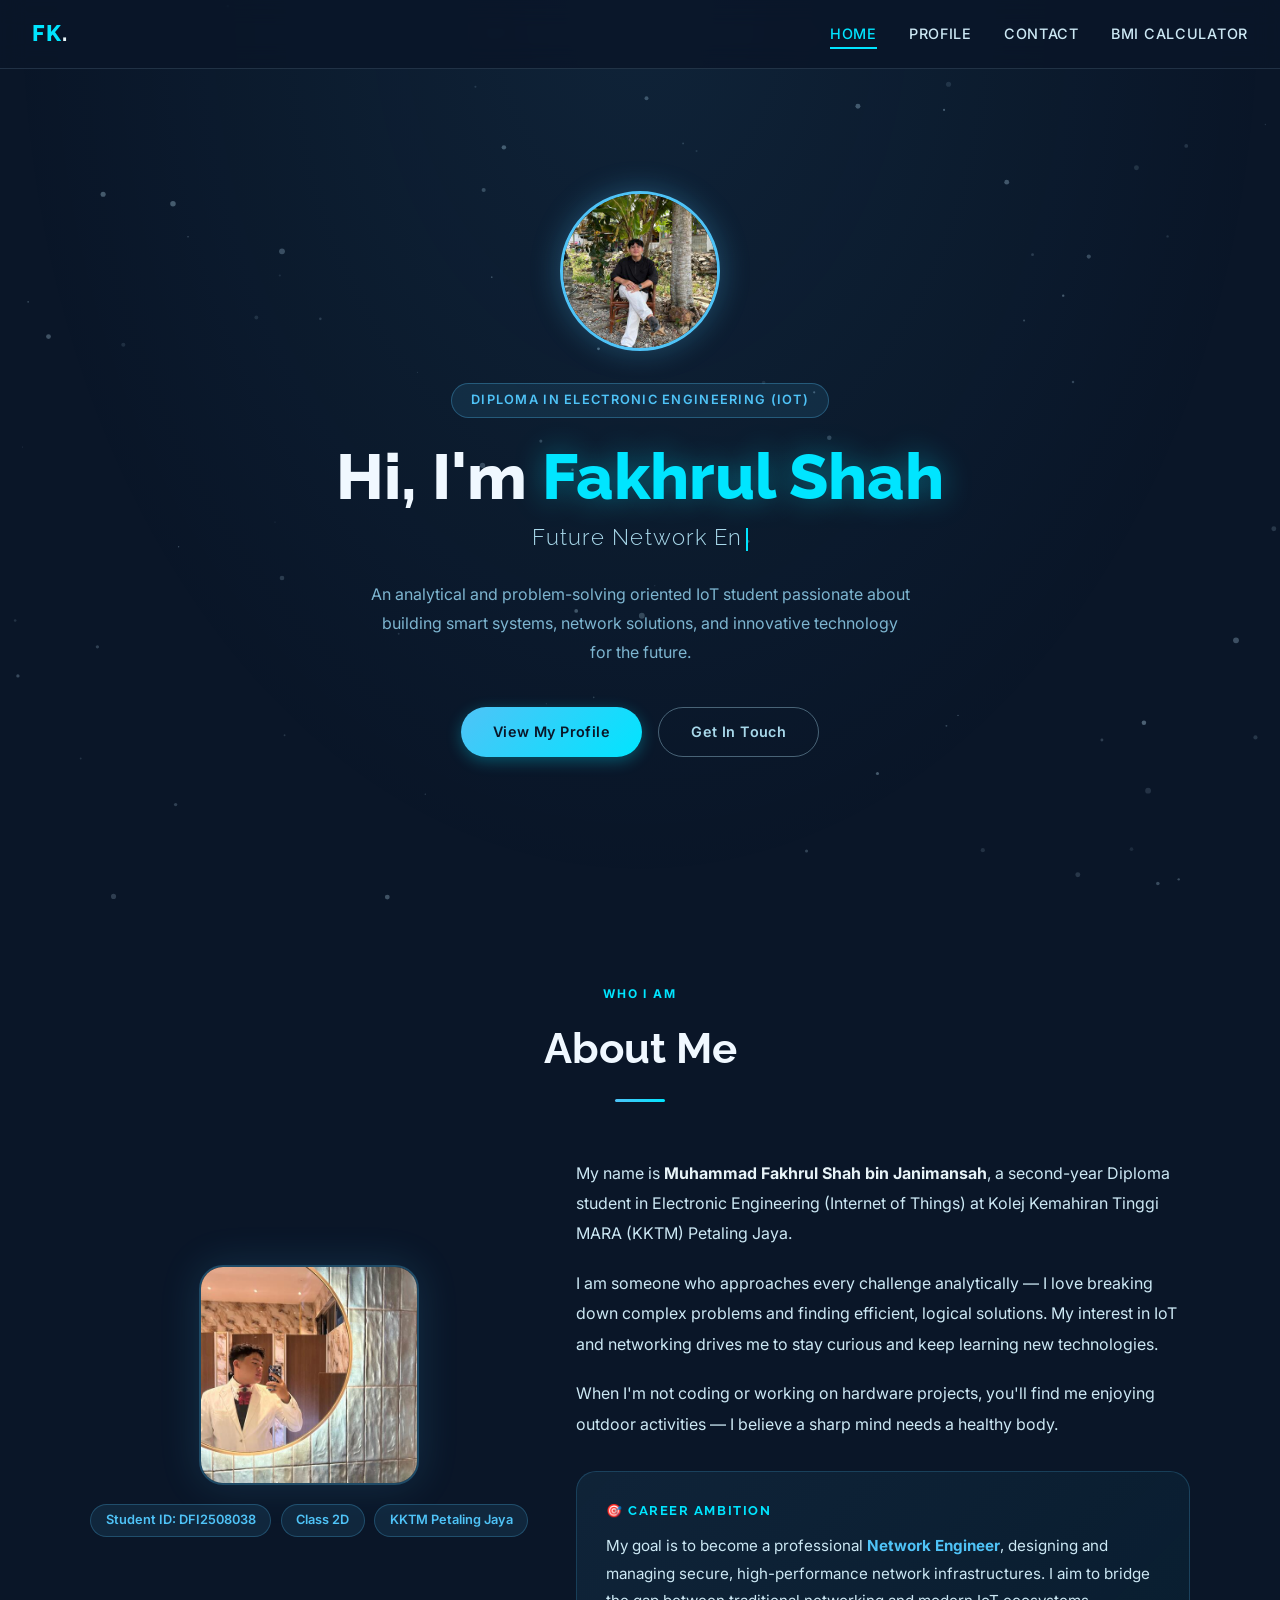
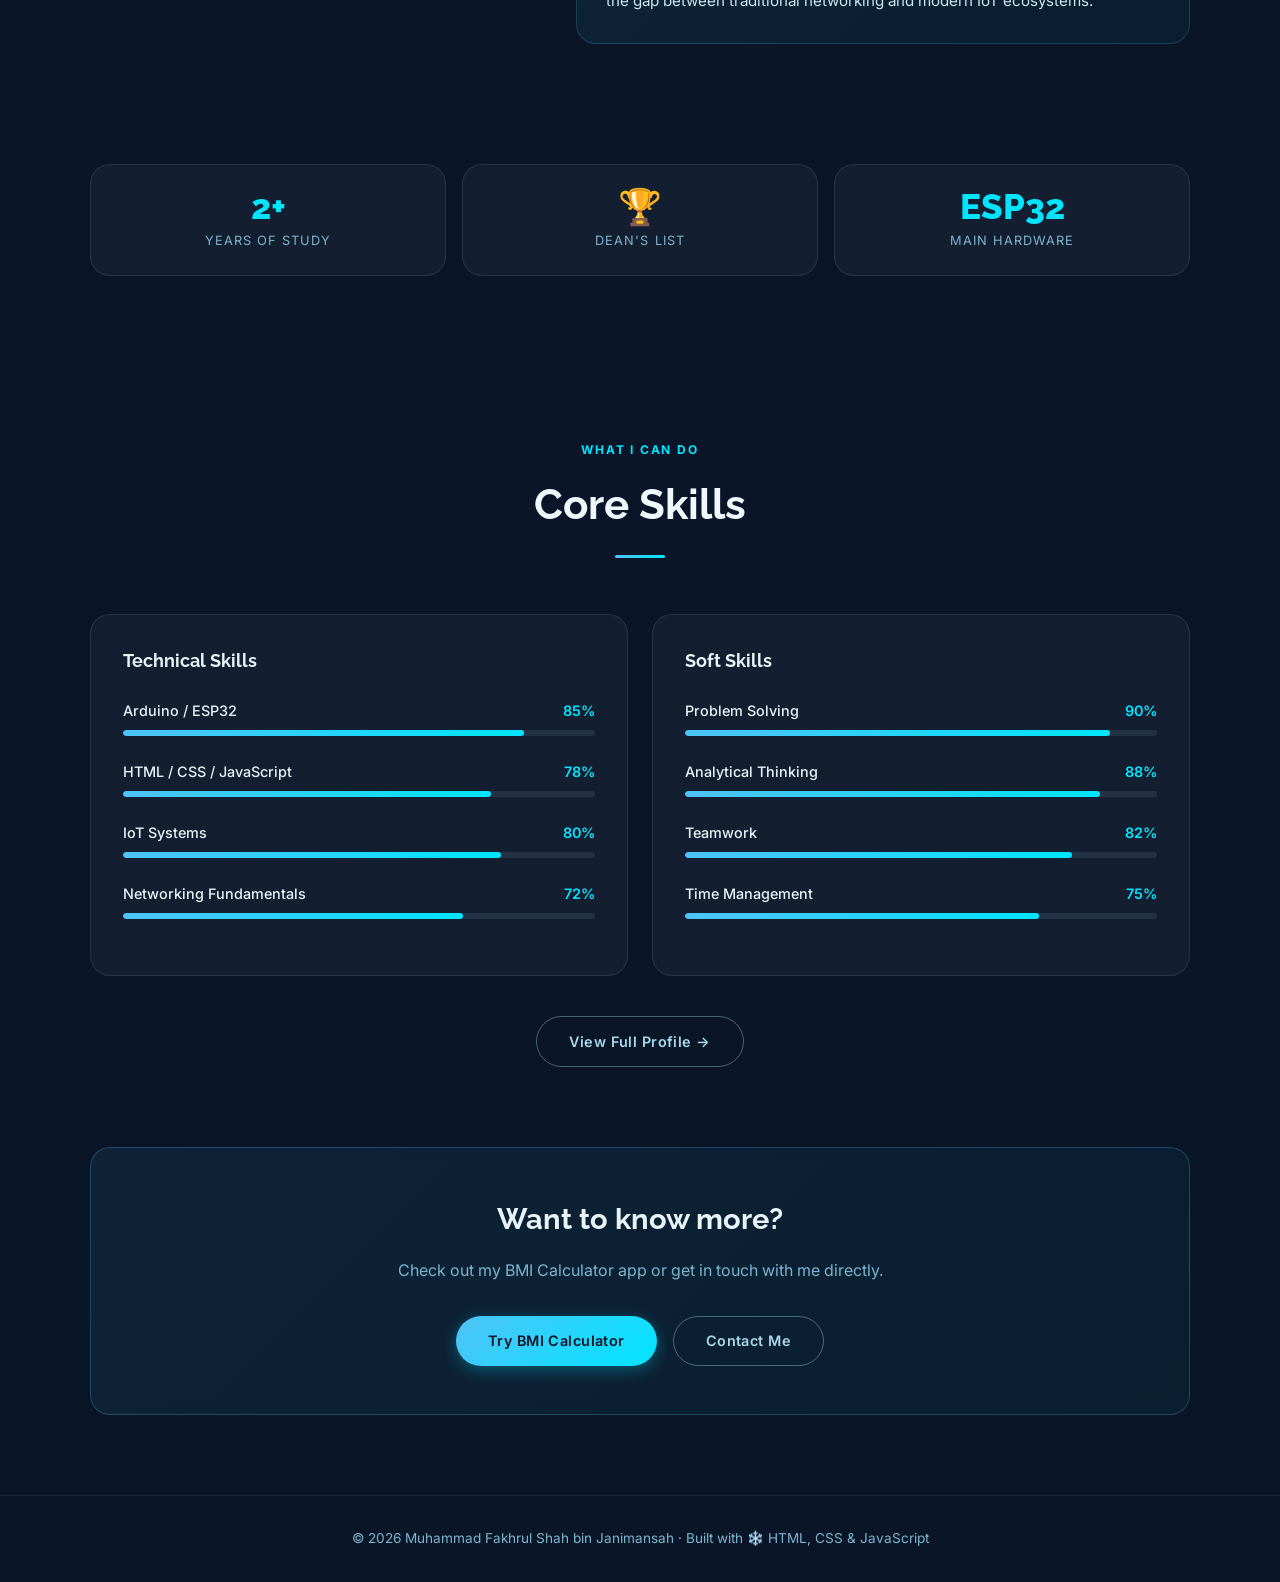
<file: index.html>
<!DOCTYPE html>
<html lang="en">
<head>
  <meta charset="UTF-8" />
  <meta name="viewport" content="width=device-width, initial-scale=1.0" />
  <title>Fakhrul Shah | Portfolio</title>
  <link rel="stylesheet" href="css/style.css" />
  <style>
    .about-grid {
      display: grid;
      grid-template-columns: 1fr 1.4fr;
      gap: 3rem;
      align-items: center;
    }

    .about-img-box {
      text-align: center;
    }

    .about-img-placeholder {
      width: 220px;
      height: 220px;
      border-radius: 24px;
      background: linear-gradient(135deg, var(--mid-blue) 0%, #1e5a7a 100%);
      display: flex;
      align-items: center;
      justify-content: center;
      font-size: 5rem;
      margin: 0 auto;
      border: 2px solid rgba(79, 195, 247, 0.3);
      box-shadow: 0 0 40px rgba(79, 195, 247, 0.15);
    }

    .info-tags {
      display: flex;
      flex-wrap: wrap;
      gap: 0.6rem;
      margin-top: 1.2rem;
    }

    .tag {
      background: rgba(79, 195, 247, 0.1);
      border: 1px solid rgba(79, 195, 247, 0.25);
      color: var(--glacier);
      padding: 0.35rem 0.9rem;
      border-radius: 50px;
      font-size: 0.8rem;
      font-weight: 600;
    }

    .ambition-box {
      background: linear-gradient(135deg, rgba(79, 195, 247, 0.08), rgba(0, 229, 255, 0.04));
      border: 1px solid rgba(79, 195, 247, 0.2);
      border-radius: var(--radius-lg);
      padding: 1.8rem;
      margin-top: 2rem;
    }

    .ambition-box h3 {
      font-family: var(--font-display);
      color: var(--accent);
      font-size: 0.8rem;
      letter-spacing: 0.12em;
      text-transform: uppercase;
      margin-bottom: 0.7rem;
    }

    .ambition-box p {
      color: var(--text-light);
      font-size: 0.95rem;
      line-height: 1.8;
    }

    .quick-stats {
      display: grid;
      grid-template-columns: repeat(3, 1fr);
      gap: 1rem;
      margin-top: 2.5rem;
    }

    .stat-item {
      text-align: center;
      padding: 1.5rem 1rem;
    }

    .stat-number {
      font-family: var(--font-display);
      font-size: 2.2rem;
      font-weight: 800;
      color: var(--accent);
      line-height: 1;
      margin-bottom: 0.4rem;
    }

    .stat-label {
      font-size: 0.8rem;
      color: var(--text-muted);
      text-transform: uppercase;
      letter-spacing: 0.08em;
    }

    .cursor {
      display: inline-block;
      width: 2px;
      height: 1em;
      background: var(--accent);
      margin-left: 3px;
      vertical-align: middle;
      animation: blink 0.8s step-end infinite;
    }

    @keyframes blink {
      50% { opacity: 0; }
    }

    @media (max-width: 768px) {
      .about-grid { grid-template-columns: 1fr; }
      .quick-stats { grid-template-columns: repeat(3, 1fr); }
    }
  </style>
</head>
<body>

  <canvas id="snow-canvas"></canvas>

  <!-- NAVBAR -->
  <nav class="navbar">
    <a href="index.html" class="nav-logo">FK<span>.</span></a>
    <button class="hamburger" aria-label="Menu">
      <span></span><span></span><span></span>
    </button>
    <ul class="nav-links">
      <li><a href="index.html" class="active">Home</a></li>  
      <li><a href="profile.html">Profile</a></li>
      <li><a href="contact.html">Contact</a></li>
      <li><a href="game.html">BMI Calculator</a></li>
    </ul>
  </nav>

  <!-- HERO -->
  <section class="hero">
    <div class="hero-content">
      <img src="[data-uri]" alt="Fakhrul Shah" class="hero-profile-img" style="display:block; margin:0 auto 2rem;" />
      <div class="hero-badge">Diploma in Electronic Engineering (IoT)</div>
      <h1 class="hero-title">
        Hi, I'm <span class="accent">Fakhrul Shah</span>
      </h1>
      <p class="hero-subtitle">
        <span id="typed-role"></span><span class="cursor"></span>
      </p>
      <p class="hero-description">
        An analytical and problem-solving oriented IoT student passionate about building smart systems, 
        network solutions, and innovative technology for the future.
      </p>
      <div class="hero-buttons">
        <a href="profile.html" class="btn btn-primary">View My Profile</a>
        <a href="contact.html" class="btn btn-outline">Get In Touch</a>
      </div>
    </div>
  </section>

  <!-- ABOUT -->
  <section class="section">
    <div class="container">
      <div class="section-header scroll-reveal">
        <span class="section-eyebrow">Who I Am</span>
        <h2 class="section-title">About Me</h2>
        <div class="section-divider"></div>
      </div>

      <div class="about-grid">
        <div class="about-img-box scroll-reveal">
          <img src="[data-uri]" alt="Muhammad Fakhrul Shah" style="width:220px; height:220px; object-fit:cover; border-radius:24px; border:2px solid rgba(79,195,247,0.3); box-shadow:0 0 40px rgba(79,195,247,0.15); display:block; margin:0 auto;" />
          <div class="info-tags" style="justify-content:center; margin-top:1.2rem;">
            <span class="tag">Student ID: DFI2508038</span>
            <span class="tag">Class 2D</span>
            <span class="tag">KKTM Petaling Jaya</span>
          </div>
        </div>

        <div class="scroll-reveal">
          <p style="color:var(--text-light); line-height:1.9; margin-bottom:1.2rem;">
            My name is <strong style="color:var(--frost)">Muhammad Fakhrul Shah bin Janimansah</strong>, 
            a second-year Diploma student in Electronic Engineering (Internet of Things) at 
            Kolej Kemahiran Tinggi MARA (KKTM) Petaling Jaya.
          </p>
          <p style="color:var(--text-light); line-height:1.9; margin-bottom:1.2rem;">
            I am someone who approaches every challenge analytically — I love breaking down 
            complex problems and finding efficient, logical solutions. My interest in IoT and 
            networking drives me to stay curious and keep learning new technologies.
          </p>
          <p style="color:var(--text-light); line-height:1.9;">
            When I'm not coding or working on hardware projects, you'll find me enjoying 
            outdoor activities — I believe a sharp mind needs a healthy body.
          </p>

          <div class="ambition-box">
            <h3>🎯 Career Ambition</h3>
            <p>
              My goal is to become a professional <strong style="color:var(--glacier)">Network Engineer</strong>, 
              designing and managing secure, high-performance network infrastructures. I aim to bridge 
              the gap between traditional networking and modern IoT ecosystems.
            </p>
          </div>
        </div>
      </div>
    </div>
  </section>

  <!-- QUICK STATS -->
  <section class="section" style="padding-top: 0;">
    <div class="container">
      <div class="quick-stats scroll-reveal">
        <div class="card stat-item">
          <div class="stat-number">2+</div>
          <div class="stat-label">Years of Study</div>
        </div>
        <div class="card stat-item">
          <div class="stat-number">🏆</div>
          <div class="stat-label">Dean's List</div>
        </div>
        <div class="card stat-item">
          <div class="stat-number">ESP32</div>
          <div class="stat-label">Main Hardware</div>
        </div>
      </div>
    </div>
  </section>

  <!-- SKILLS PREVIEW -->
  <section class="section">
    <div class="container">
      <div class="section-header scroll-reveal">
        <span class="section-eyebrow">What I Can Do</span>
        <h2 class="section-title">Core Skills</h2>
        <div class="section-divider"></div>
      </div>

      <div class="grid-2 scroll-reveal">
        <div class="card">
          <h3 style="font-family:var(--font-display); color:var(--frost); margin-bottom:1.5rem; font-size:1.1rem;">
            Technical Skills
          </h3>
          <div class="skill-item">
            <div class="skill-header">
              <span class="skill-name">Arduino / ESP32</span>
              <span class="skill-percent">85%</span>
            </div>
            <div class="skill-bar"><div class="skill-fill" data-width="85%"></div></div>
          </div>
          <div class="skill-item">
            <div class="skill-header">
              <span class="skill-name">HTML / CSS / JavaScript</span>
              <span class="skill-percent">78%</span>
            </div>
            <div class="skill-bar"><div class="skill-fill" data-width="78%"></div></div>
          </div>
          <div class="skill-item">
            <div class="skill-header">
              <span class="skill-name">IoT Systems</span>
              <span class="skill-percent">80%</span>
            </div>
            <div class="skill-bar"><div class="skill-fill" data-width="80%"></div></div>
          </div>
          <div class="skill-item">
            <div class="skill-header">
              <span class="skill-name">Networking Fundamentals</span>
              <span class="skill-percent">72%</span>
            </div>
            <div class="skill-bar"><div class="skill-fill" data-width="72%"></div></div>
          </div>
        </div>

        <div class="card">
          <h3 style="font-family:var(--font-display); color:var(--frost); margin-bottom:1.5rem; font-size:1.1rem;">
            Soft Skills
          </h3>
          <div class="skill-item">
            <div class="skill-header">
              <span class="skill-name">Problem Solving</span>
              <span class="skill-percent">90%</span>
            </div>
            <div class="skill-bar"><div class="skill-fill" data-width="90%"></div></div>
          </div>
          <div class="skill-item">
            <div class="skill-header">
              <span class="skill-name">Analytical Thinking</span>
              <span class="skill-percent">88%</span>
            </div>
            <div class="skill-bar"><div class="skill-fill" data-width="88%"></div></div>
          </div>
          <div class="skill-item">
            <div class="skill-header">
              <span class="skill-name">Teamwork</span>
              <span class="skill-percent">82%</span>
            </div>
            <div class="skill-bar"><div class="skill-fill" data-width="82%"></div></div>
          </div>
          <div class="skill-item">
            <div class="skill-header">
              <span class="skill-name">Time Management</span>
              <span class="skill-percent">75%</span>
            </div>
            <div class="skill-bar"><div class="skill-fill" data-width="75%"></div></div>
          </div>
        </div>
      </div>

      <div style="text-align:center; margin-top:2.5rem;" class="scroll-reveal">
        <a href="profile.html" class="btn btn-outline">View Full Profile →</a>
      </div>
    </div>
  </section>

  <!-- CTA -->
  <section class="section" style="padding-top:0;">
    <div class="container">
      <div class="card scroll-reveal" style="text-align:center; padding:3rem 2rem; background: linear-gradient(135deg, rgba(79,195,247,0.08), rgba(0,229,255,0.04)); border-color: rgba(79,195,247,0.25);">
        <h2 style="font-family:var(--font-display); font-size:1.8rem; color:var(--frost); margin-bottom:1rem;">
          Want to know more?
        </h2>
        <p style="color:var(--text-muted); margin-bottom:2rem;">
          Check out my BMI Calculator app or get in touch with me directly.
        </p>
        <div style="display:flex; gap:1rem; justify-content:center; flex-wrap:wrap;">
          <a href="game.html" class="btn btn-primary">Try BMI Calculator</a>
          <a href="contact.html" class="btn btn-outline">Contact Me</a>
        </div>
      </div>
    </div>
  </section>

  <footer>
    <p>© 2026 Muhammad Fakhrul Shah bin Janimansah · Built with ❄️ HTML, CSS & JavaScript</p>
  </footer>

  <script src="js/main.js"></script>
  <script>
    typeWriter(
      document.getElementById('typed-role'),
      ['Future Network Engineer', 'IoT Enthusiast', 'ESP32 Developer', 'Problem Solver'],
      80, 2200
    );
  </script>
</body>
</html>
</file>
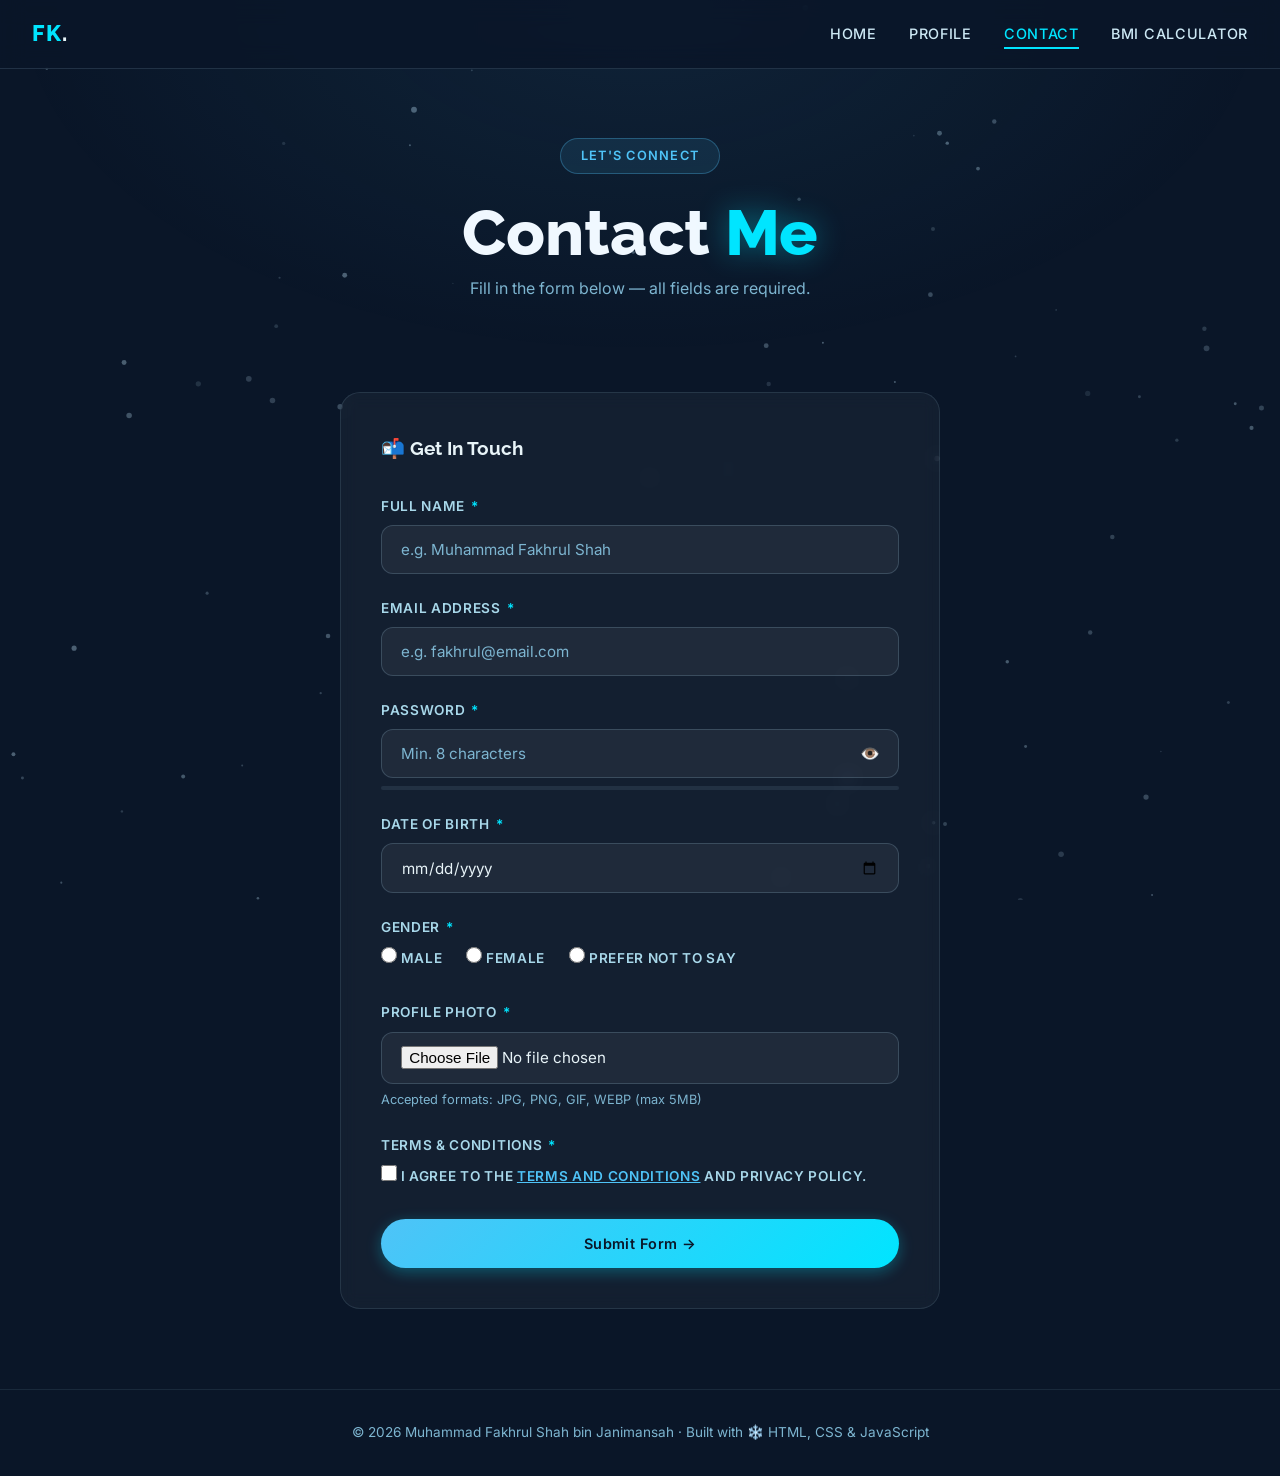
<file: contact.html>
<!DOCTYPE html>
<html lang="en">
<head>
  <meta charset="UTF-8" />
  <meta name="viewport" content="width=device-width, initial-scale=1.0" />
  <title>Contact | Fakhrul Shah</title>
  <link rel="stylesheet" href="css/style.css" />
  <style>
    .preview-img {
      width: 100px;
      height: 100px;
      border-radius: 50%;
      object-fit: cover;
      border: 2px solid var(--glacier);
      display: none;
      margin-top: 0.8rem;
    }

    .upload-hint {
      color: var(--text-muted);
      font-size: 0.8rem;
      margin-top: 0.4rem;
    }

    .success-banner {
      display: none;
      background: linear-gradient(135deg, rgba(81,207,102,0.15), rgba(81,207,102,0.05));
      border: 1px solid rgba(81,207,102,0.3);
      border-radius: var(--radius-lg);
      padding: 2rem;
      text-align: center;
      animation: fadeInUp 0.4s ease;
    }

    .success-banner h3 {
      color: #69db7c;
      font-family: var(--font-display);
      font-size: 1.4rem;
      margin-bottom: 0.5rem;
    }

    .success-banner p {
      color: var(--text-muted);
    }

    .password-wrapper {
      position: relative;
    }

    .toggle-pw {
      position: absolute;
      right: 1rem;
      top: 50%;
      transform: translateY(-50%);
      background: none;
      border: none;
      color: var(--text-muted);
      cursor: pointer;
      font-size: 1rem;
      padding: 0.2rem;
      transition: var(--transition);
    }

    .toggle-pw:hover { color: var(--glacier); }

    .strength-bar {
      height: 4px;
      border-radius: 4px;
      background: rgba(168,216,234,0.1);
      margin-top: 0.5rem;
      overflow: hidden;
    }

    .strength-fill {
      height: 100%;
      width: 0;
      border-radius: 4px;
      transition: width 0.3s ease, background 0.3s ease;
    }

    .strength-label {
      font-size: 0.75rem;
      margin-top: 0.3rem;
      color: var(--text-muted);
    }
  </style>
</head>
<body>

  <canvas id="snow-canvas"></canvas>

  <nav class="navbar">
    <a href="index.html" class="nav-logo">FK<span>.</span></a>
    <button class="hamburger" aria-label="Menu">
      <span></span><span></span><span></span>
    </button>
    <ul class="nav-links">
      <li><a href="index.html">Home</a></li>
      <li><a href="profile.html">Profile</a></li>
      <li><a href="contact.html" class="active">Contact</a></li>
      <li><a href="game.html">BMI Calculator</a></li>
    </ul>
  </nav>

  <!-- PAGE HERO -->
  <div class="page-hero">
    <div class="hero-content">
      <div class="hero-badge">Let's Connect</div>
      <h1 class="hero-title">Contact <span class="accent">Me</span></h1>
      <p style="color:var(--text-muted); font-size:1rem; margin-top:0.5rem;">
        Fill in the form below — all fields are required.
      </p>
    </div>
  </div>

  <section class="section" style="padding-top: 2rem;">
    <div class="container">
      <div class="form-wrapper">

        <!-- SUCCESS STATE -->
        <div class="success-banner" id="successBanner">
          <div style="font-size:3rem; margin-bottom:1rem;">✅</div>
          <h3>Message Sent!</h3>
          <p>Thanks for reaching out, your submission has been recorded.</p>
          <button class="btn btn-outline" style="margin-top:1.5rem;" onclick="resetForm()">Send Another</button>
        </div>

        <!-- CONTACT FORM -->
        <div id="formContainer" class="card scroll-reveal" style="padding: 2.5rem;">
          <h3 style="font-family:var(--font-display); color:var(--frost); margin-bottom:2rem; font-size:1.2rem;">
            📬 Get In Touch
          </h3>

          <!-- Full Name -->
          <div class="form-group">
            <label for="fullname">Full Name <span class="required">*</span></label>
            <input type="text" id="fullname" class="form-control" placeholder="e.g. Muhammad Fakhrul Shah" />
            <div class="error-msg" id="err-fullname">Please enter your full name (at least 3 characters).</div>
          </div>

          <!-- Email -->
          <div class="form-group">
            <label for="email">Email Address <span class="required">*</span></label>
            <input type="email" id="email" class="form-control" placeholder="e.g. fakhrul@email.com" />
            <div class="error-msg" id="err-email">Please enter a valid email address.</div>
          </div>

          <!-- Password -->
          <div class="form-group">
            <label for="password">Password <span class="required">*</span></label>
            <div class="password-wrapper">
              <input type="password" id="password" class="form-control" placeholder="Min. 8 characters" />
              <button class="toggle-pw" type="button" onclick="togglePassword()" title="Show/hide password">👁️</button>
            </div>
            <div class="strength-bar"><div class="strength-fill" id="strengthFill"></div></div>
            <div class="strength-label" id="strengthLabel"></div>
            <div class="error-msg" id="err-password">Password must be at least 8 characters with letters and numbers.</div>
          </div>

          <!-- Date of Birth -->
          <div class="form-group">
            <label for="dob">Date of Birth <span class="required">*</span></label>
            <input type="date" id="dob" class="form-control" />
            <div class="error-msg" id="err-dob">Please enter a valid date of birth. You must be at least 10 years old.</div>
          </div>

          <!-- Gender -->
          <div class="form-group">
            <label>Gender <span class="required">*</span></label>
            <div class="radio-group">
              <label class="radio-label">
                <input type="radio" name="gender" value="male" /> Male
              </label>
              <label class="radio-label">
                <input type="radio" name="gender" value="female" /> Female
              </label>
              <label class="radio-label">
                <input type="radio" name="gender" value="other" /> Prefer not to say
              </label>
            </div>
            <div class="error-msg" id="err-gender">Please select a gender.</div>
          </div>

          <!-- Profile Photo -->
          <div class="form-group">
            <label for="photo">Profile Photo <span class="required">*</span></label>
            <input type="file" id="photo" class="form-control" accept="image/*" onchange="previewPhoto(this)" />
            <p class="upload-hint">Accepted formats: JPG, PNG, GIF, WEBP (max 5MB)</p>
            <img id="photoPreview" class="preview-img" alt="Photo Preview" />
            <div class="error-msg" id="err-photo">Please upload a profile photo (image files only, max 5MB).</div>
          </div>

          <!-- T&C -->
          <div class="form-group">
            <label>Terms & Conditions <span class="required">*</span></label>
            <div class="checkbox-group">
              <label class="checkbox-label">
                <input type="checkbox" id="terms" />
                I agree to the <a href="#" style="color:var(--glacier);">Terms and Conditions</a> and Privacy Policy.
              </label>
            </div>
            <div class="error-msg" id="err-terms">You must agree to the terms and conditions.</div>
          </div>

          <button class="btn btn-primary" style="width:100%; justify-content:center; padding:1rem;" onclick="validateForm()">
            Submit Form →
          </button>
        </div>

      </div>
    </div>
  </section>

  <footer>
    <p>© 2026 Muhammad Fakhrul Shah bin Janimansah · Built with ❄️ HTML, CSS & JavaScript</p>
  </footer>

  <script src="js/main.js"></script>
  <script>
    // ===== PHOTO PREVIEW =====
    function previewPhoto(input) {
      const preview = document.getElementById('photoPreview');
      if (input.files && input.files[0]) {
        const reader = new FileReader();
        reader.onload = e => {
          preview.src = e.target.result;
          preview.style.display = 'block';
        };
        reader.readAsDataURL(input.files[0]);
      }
    }

    // ===== TOGGLE PASSWORD =====
    function togglePassword() {
      const pw = document.getElementById('password');
      pw.type = pw.type === 'password' ? 'text' : 'password';
    }

    // ===== PASSWORD STRENGTH =====
    document.getElementById('password').addEventListener('input', function () {
      const val = this.value;
      const fill = document.getElementById('strengthFill');
      const label = document.getElementById('strengthLabel');

      let strength = 0;
      if (val.length >= 8) strength++;
      if (/[A-Z]/.test(val)) strength++;
      if (/[0-9]/.test(val)) strength++;
      if (/[^A-Za-z0-9]/.test(val)) strength++;

      const widths = ['0%', '25%', '50%', '75%', '100%'];
      const colors = ['transparent', '#ff6b6b', '#ffd43b', '#74c0fc', '#51cf66'];
      const labels = ['', 'Weak', 'Fair', 'Good', 'Strong'];

      fill.style.width = widths[strength];
      fill.style.background = colors[strength];
      label.textContent = val.length ? `Strength: ${labels[strength]}` : '';
    });

    // ===== HELPERS =====
    function setError(field, errId, show) {
      const el = document.getElementById(field);
      const err = document.getElementById(errId);
      el.classList.toggle('error', show);
      el.classList.toggle('success', !show && el.value);
      err.classList.toggle('show', show);
      return !show;
    }

    function setRadioError(name, errId, show) {
      document.getElementById(errId).classList.toggle('show', show);
      return !show;
    }

    // ===== VALIDATION =====
    function validateForm() {
      let valid = true;

      // Full Name
      const name = document.getElementById('fullname').value.trim();
      if (!setError('fullname', 'err-fullname', name.length < 3)) valid = false;

      // Email
      const email = document.getElementById('email').value.trim();
      const emailRx = /^[^\s@]+@[^\s@]+\.[^\s@]+$/;
      if (!setError('email', 'err-email', !emailRx.test(email))) valid = false;

      // Password
      const pw = document.getElementById('password').value;
      const pwValid = pw.length >= 8 && /[a-zA-Z]/.test(pw) && /[0-9]/.test(pw);
      if (!setError('password', 'err-password', !pwValid)) valid = false;

      // Date of Birth
      const dob = document.getElementById('dob').value;
      let dobValid = false;
      if (dob) {
        const dobDate = new Date(dob);
        const today = new Date();
        const age = (today - dobDate) / (1000 * 60 * 60 * 24 * 365.25);
        dobValid = age >= 10 && age <= 100;
      }
      if (!setError('dob', 'err-dob', !dobValid)) valid = false;

      // Gender
      const gender = document.querySelector('input[name="gender"]:checked');
      if (!setRadioError('gender', 'err-gender', !gender)) valid = false;
      else setRadioError('gender', 'err-gender', false);

      // Photo
      const photo = document.getElementById('photo');
      const photoFile = photo.files[0];
      let photoValid = false;
      if (photoFile) {
        const validTypes = ['image/jpeg', 'image/png', 'image/gif', 'image/webp'];
        photoValid = validTypes.includes(photoFile.type) && photoFile.size <= 5 * 1024 * 1024;
      }
      if (!setError('photo', 'err-photo', !photoValid)) valid = false;

      // Terms
      const terms = document.getElementById('terms').checked;
      document.getElementById('err-terms').classList.toggle('show', !terms);
      if (!terms) valid = false;

      if (valid) {
        document.getElementById('formContainer').style.display = 'none';
        document.getElementById('successBanner').style.display = 'block';
        window.scrollTo({ top: 400, behavior: 'smooth' });
      } else {
        // Scroll to first error
        const firstErr = document.querySelector('.form-control.error, input[type="file"].error');
        if (firstErr) firstErr.scrollIntoView({ behavior: 'smooth', block: 'center' });
      }
    }

    // ===== RESET =====
    function resetForm() {
      document.getElementById('formContainer').style.display = 'block';
      document.getElementById('successBanner').style.display = 'none';
      document.querySelectorAll('.form-control').forEach(el => {
        el.value = '';
        el.classList.remove('error', 'success');
      });
      document.querySelectorAll('input[name="gender"]').forEach(r => r.checked = false);
      document.getElementById('terms').checked = false;
      document.querySelectorAll('.error-msg').forEach(e => e.classList.remove('show'));
      document.getElementById('photoPreview').style.display = 'none';
      document.getElementById('strengthFill').style.width = '0';
      document.getElementById('strengthLabel').textContent = '';
    }

    // ===== LIVE VALIDATION =====
    document.getElementById('fullname').addEventListener('blur', function () {
      setError('fullname', 'err-fullname', this.value.trim().length < 3);
    });
    document.getElementById('email').addEventListener('blur', function () {
      setError('email', 'err-email', !/^[^\s@]+@[^\s@]+\.[^\s@]+$/.test(this.value.trim()));
    });
    document.getElementById('dob').addEventListener('change', function () {
      const dobDate = new Date(this.value);
      const age = (new Date() - dobDate) / (1000 * 60 * 60 * 24 * 365.25);
      setError('dob', 'err-dob', !(age >= 10 && age <= 100));
    });
  </script>
</body>
</html>
</file>
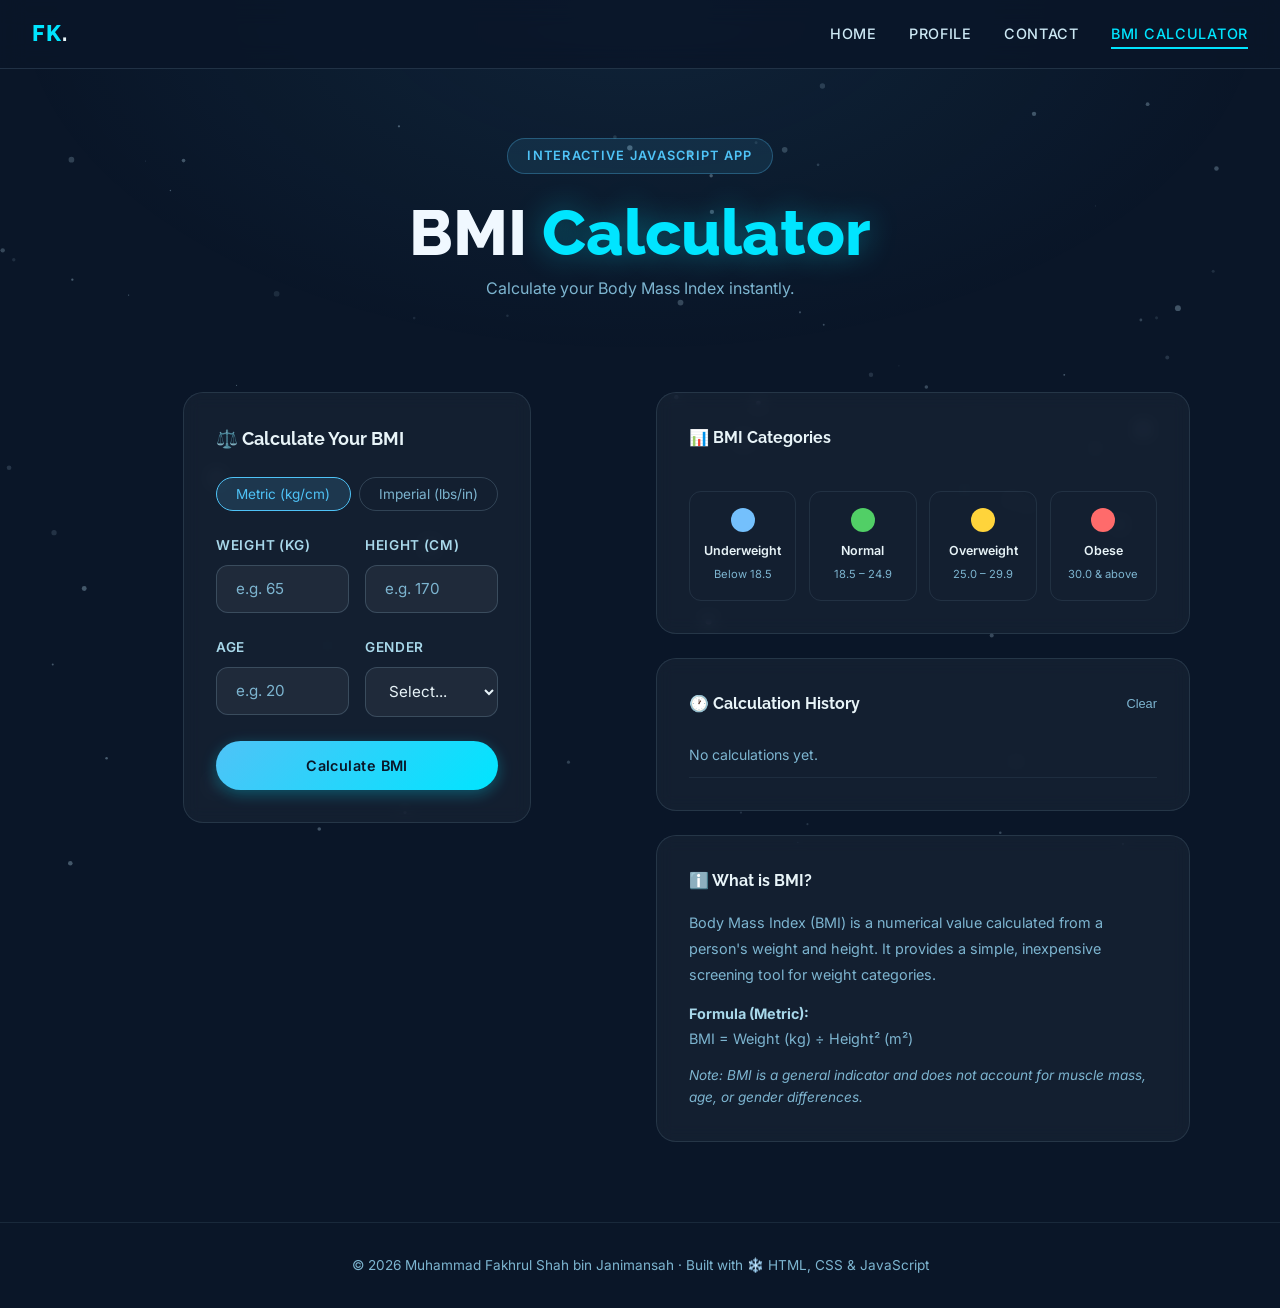
<file: game.html>
<!DOCTYPE html>
<html lang="en">
<head>
  <meta charset="UTF-8" />
  <meta name="viewport" content="width=device-width, initial-scale=1.0" />
  <title>BMI Calculator | Fakhrul Shah</title>
  <link rel="stylesheet" href="css/style.css" />
  <style>
    .bmi-card {
      max-width: 560px;
      margin: 0 auto;
    }

    .input-row {
      display: grid;
      grid-template-columns: 1fr 1fr;
      gap: 1rem;
    }

    .bmi-result-box {
      text-align: center;
      padding: 2rem;
      border-radius: var(--radius-lg);
      margin-top: 2rem;
      animation: fadeInUp 0.4s ease;
      border: 1px solid rgba(168,216,234,0.15);
    }

    .bmi-number {
      font-family: var(--font-display);
      font-size: 5rem;
      font-weight: 800;
      line-height: 1;
      margin-bottom: 0.4rem;
    }

    .bmi-category {
      font-size: 1.3rem;
      font-weight: 700;
      margin-bottom: 0.4rem;
    }

    .bmi-info {
      color: var(--text-muted);
      font-size: 0.9rem;
      line-height: 1.7;
    }

    .bmi-scale-wrapper {
      margin: 1.5rem 0 0.6rem;
    }

    .bmi-scale {
      display: flex;
      height: 12px;
      border-radius: 12px;
      overflow: hidden;
      position: relative;
    }

    .seg { flex: 1; }
    .seg-uw { background: #74c0fc; }
    .seg-nw { background: #51cf66; }
    .seg-ow { background: #ffd43b; }
    .seg-ob { background: #ff6b6b; }

    .bmi-scale-pointer {
      position: absolute;
      top: -4px;
      transform: translateX(-50%);
      width: 4px;
      height: 20px;
      background: white;
      border-radius: 4px;
      transition: left 0.8s cubic-bezier(0.34, 1.56, 0.64, 1);
    }

    .bmi-labels {
      display: flex;
      justify-content: space-between;
      font-size: 0.72rem;
      color: var(--text-muted);
      margin-top: 0.4rem;
    }

    .bmi-categories-grid {
      display: grid;
      grid-template-columns: repeat(4, 1fr);
      gap: 0.8rem;
      margin-top: 2.5rem;
    }

    .cat-item {
      text-align: center;
      padding: 1rem 0.5rem;
      border-radius: var(--radius);
      border: 1px solid rgba(168,216,234,0.1);
    }

    .cat-item .cat-color {
      width: 24px;
      height: 24px;
      border-radius: 50%;
      margin: 0 auto 0.6rem;
    }

    .cat-item .cat-name {
      font-size: 0.78rem;
      font-weight: 600;
      color: var(--frost);
      margin-bottom: 0.3rem;
    }

    .cat-item .cat-range {
      font-size: 0.7rem;
      color: var(--text-muted);
    }

    .ideal-box {
      background: rgba(79,195,247,0.06);
      border: 1px solid rgba(79,195,247,0.2);
      border-radius: var(--radius);
      padding: 1.2rem;
      margin-top: 1.5rem;
      font-size: 0.9rem;
      color: var(--text-light);
      line-height: 1.7;
    }

    .history-list {
      list-style: none;
      margin-top: 1rem;
    }

    .history-list li {
      display: flex;
      justify-content: space-between;
      align-items: center;
      padding: 0.7rem 0;
      border-bottom: 1px solid rgba(168,216,234,0.08);
      font-size: 0.88rem;
      color: var(--text-muted);
    }

    .history-list li span { color: var(--glacier); font-weight: 600; }

    .empty-history {
      text-align: center;
      color: var(--text-muted);
      font-size: 0.85rem;
      padding: 1.5rem 0;
    }

    @media (max-width: 480px) {
      .input-row { grid-template-columns: 1fr; }
      .bmi-categories-grid { grid-template-columns: repeat(2, 1fr); }
      .bmi-number { font-size: 3.5rem; }
    }
  </style>
</head>
<body>

  <canvas id="snow-canvas"></canvas>

  <nav class="navbar">
    <a href="index.html" class="nav-logo">FK<span>.</span></a>
    <button class="hamburger" aria-label="Menu">
      <span></span><span></span><span></span>
    </button>
    <ul class="nav-links">
      <li><a href="index.html">Home</a></li>
      <li><a href="profile.html">Profile</a></li>
      <li><a href="contact.html">Contact</a></li>
      <li><a href="game.html" class="active">BMI Calculator</a></li>
    </ul>
  </nav>

  <!-- PAGE HERO -->
  <div class="page-hero">
    <div class="hero-content">
      <div class="hero-badge">Interactive JavaScript App</div>
      <h1 class="hero-title">BMI <span class="accent">Calculator</span></h1>
      <p style="color:var(--text-muted); font-size:1rem; margin-top:0.5rem;">
        Calculate your Body Mass Index instantly.
      </p>
    </div>
  </div>

  <section class="section" style="padding-top: 2rem;">
    <div class="container">
      <div class="grid-2" style="gap: 2rem; align-items: start;">

        <!-- CALCULATOR CARD -->
        <div class="card bmi-card scroll-reveal" style="max-width:100%;">
          <h3 style="font-family:var(--font-display); color:var(--frost); margin-bottom:1.5rem; font-size:1.1rem;">
            ⚖️ Calculate Your BMI
          </h3>

          <!-- Unit Toggle -->
          <div class="unit-toggle">
            <button class="unit-btn active" id="btn-metric" onclick="setUnit('metric')">Metric (kg/cm)</button>
            <button class="unit-btn" id="btn-imperial" onclick="setUnit('imperial')">Imperial (lbs/in)</button>
          </div>

          <!-- Metric Inputs -->
          <div id="metric-inputs">
            <div class="input-row">
              <div class="form-group">
                <label>Weight (kg)</label>
                <input type="number" id="weight-kg" class="form-control" placeholder="e.g. 65" min="1" max="500" />
              </div>
              <div class="form-group">
                <label>Height (cm)</label>
                <input type="number" id="height-cm" class="form-control" placeholder="e.g. 170" min="50" max="300" />
              </div>
            </div>
          </div>

          <!-- Imperial Inputs -->
          <div id="imperial-inputs" style="display:none;">
            <div class="input-row">
              <div class="form-group">
                <label>Weight (lbs)</label>
                <input type="number" id="weight-lbs" class="form-control" placeholder="e.g. 143" min="1" max="1100" />
              </div>
              <div class="form-group">
                <label>Height (inches)</label>
                <input type="number" id="height-in" class="form-control" placeholder="e.g. 67" min="20" max="120" />
              </div>
            </div>
          </div>

          <!-- Age & Gender (optional, for context) -->
          <div class="input-row">
            <div class="form-group">
              <label>Age</label>
              <input type="number" id="age" class="form-control" placeholder="e.g. 20" min="1" max="120" />
            </div>
            <div class="form-group">
              <label>Gender</label>
              <select id="gender-bmi" class="form-control">
                <option value="">Select...</option>
                <option value="male">Male</option>
                <option value="female">Female</option>
              </select>
            </div>
          </div>

          <div id="bmi-error" style="display:none; color:#ff6b6b; font-size:0.85rem; margin-bottom:1rem;">
            ⚠️ Please enter valid weight and height values.
          </div>

          <button class="btn btn-primary" style="width:100%; justify-content:center; padding:1rem;" onclick="calculateBMI()">
            Calculate BMI
          </button>

          <!-- RESULT -->
          <div class="bmi-result-box" id="bmi-result" style="display:none;">
            <div class="bmi-number" id="bmi-value">—</div>
            <div class="bmi-category" id="bmi-cat">—</div>
            <div class="bmi-scale-wrapper">
              <div class="bmi-scale">
                <div class="seg seg-uw"></div>
                <div class="seg seg-nw"></div>
                <div class="seg seg-ow"></div>
                <div class="seg seg-ob"></div>
                <div class="bmi-scale-pointer" id="bmi-pointer"></div>
              </div>
              <div class="bmi-labels">
                <span>Underweight</span><span>Normal</span><span>Overweight</span><span>Obese</span>
              </div>
            </div>
            <div class="bmi-info" id="bmi-info"></div>
            <div class="ideal-box" id="ideal-box"></div>
          </div>
        </div>

        <!-- RIGHT PANEL -->
        <div>
          <!-- BMI Categories -->
          <div class="card scroll-reveal" style="margin-bottom:1.5rem;">
            <h3 style="font-family:var(--font-display); color:var(--frost); margin-bottom:1.2rem; font-size:1rem;">
              📊 BMI Categories
            </h3>
            <div class="bmi-categories-grid">
              <div class="cat-item">
                <div class="cat-color" style="background:#74c0fc;"></div>
                <div class="cat-name">Underweight</div>
                <div class="cat-range">Below 18.5</div>
              </div>
              <div class="cat-item">
                <div class="cat-color" style="background:#51cf66;"></div>
                <div class="cat-name">Normal</div>
                <div class="cat-range">18.5 – 24.9</div>
              </div>
              <div class="cat-item">
                <div class="cat-color" style="background:#ffd43b;"></div>
                <div class="cat-name">Overweight</div>
                <div class="cat-range">25.0 – 29.9</div>
              </div>
              <div class="cat-item">
                <div class="cat-color" style="background:#ff6b6b;"></div>
                <div class="cat-name">Obese</div>
                <div class="cat-range">30.0 & above</div>
              </div>
            </div>
          </div>

          <!-- History -->
          <div class="card scroll-reveal">
            <div style="display:flex; justify-content:space-between; align-items:center; margin-bottom:1rem;">
              <h3 style="font-family:var(--font-display); color:var(--frost); font-size:1rem;">
                🕐 Calculation History
              </h3>
              <button onclick="clearHistory()" style="background:none; border:none; color:var(--text-muted); font-size:0.8rem; cursor:pointer;">Clear</button>
            </div>
            <ul class="history-list" id="history-list">
              <li class="empty-history">No calculations yet.</li>
            </ul>
          </div>

          <!-- About BMI -->
          <div class="card scroll-reveal" style="margin-top:1.5rem;">
            <h3 style="font-family:var(--font-display); color:var(--frost); margin-bottom:1rem; font-size:1rem;">
              ℹ️ What is BMI?
            </h3>
            <p style="color:var(--text-muted); font-size:0.9rem; line-height:1.8;">
              Body Mass Index (BMI) is a numerical value calculated from a person's weight and height. 
              It provides a simple, inexpensive screening tool for weight categories.
            </p>
            <p style="color:var(--text-muted); font-size:0.9rem; line-height:1.8; margin-top:0.8rem;">
              <strong style="color:var(--ice-blue);">Formula (Metric):</strong><br>
              BMI = Weight (kg) ÷ Height² (m²)
            </p>
            <p style="color:var(--text-muted); font-size:0.85rem; margin-top:0.8rem; font-style:italic;">
              Note: BMI is a general indicator and does not account for muscle mass, age, or gender differences.
            </p>
          </div>
        </div>

      </div>
    </div>
  </section>

  <footer>
    <p>© 2026 Muhammad Fakhrul Shah bin Janimansah · Built with ❄️ HTML, CSS & JavaScript</p>
  </footer>

  <script src="js/main.js"></script>
  <script>
    let unit = 'metric';
    let history = [];

    function setUnit(u) {
      unit = u;
      document.getElementById('metric-inputs').style.display = u === 'metric' ? 'block' : 'none';
      document.getElementById('imperial-inputs').style.display = u === 'imperial' ? 'block' : 'none';
      document.getElementById('btn-metric').classList.toggle('active', u === 'metric');
      document.getElementById('btn-imperial').classList.toggle('active', u === 'imperial');
      document.getElementById('bmi-result').style.display = 'none';
    }

    function calculateBMI() {
      let weight, height, bmi;
      const errBox = document.getElementById('bmi-error');

      if (unit === 'metric') {
        weight = parseFloat(document.getElementById('weight-kg').value);
        height = parseFloat(document.getElementById('height-cm').value);
        if (!weight || !height || weight <= 0 || height <= 0) {
          errBox.style.display = 'block'; return;
        }
        bmi = weight / Math.pow(height / 100, 2);
      } else {
        weight = parseFloat(document.getElementById('weight-lbs').value);
        height = parseFloat(document.getElementById('height-in').value);
        if (!weight || !height || weight <= 0 || height <= 0) {
          errBox.style.display = 'block'; return;
        }
        bmi = (weight / Math.pow(height, 2)) * 703;
      }

      errBox.style.display = 'none';

      const bmiRounded = Math.round(bmi * 10) / 10;

      // Category
      let cat, color, info, bg;
      if (bmi < 18.5) {
        cat = 'Underweight'; color = '#74c0fc';
        info = 'Your BMI is below the normal range. Consider consulting a healthcare provider about a balanced diet to reach a healthy weight.';
        bg = 'rgba(116,192,252,0.08)';
      } else if (bmi < 25) {
        cat = 'Normal Weight'; color = '#51cf66';
        info = 'Great! Your BMI is within the healthy range. Keep maintaining a balanced diet and regular physical activity.';
        bg = 'rgba(81,207,102,0.08)';
      } else if (bmi < 30) {
        cat = 'Overweight'; color = '#ffd43b';
        info = 'Your BMI is slightly above the normal range. Regular exercise and a balanced diet can help you reach a healthier weight.';
        bg = 'rgba(255,212,59,0.08)';
      } else {
        cat = 'Obese'; color = '#ff6b6b';
        info = 'Your BMI is in the obese range. It is recommended to consult a healthcare professional for personalized advice.';
        bg = 'rgba(255,107,107,0.08)';
      }

      // Ideal weight range (for metric)
      let idealText = '';
      if (unit === 'metric' && height > 0) {
        const h = height / 100;
        const idealLow = (18.5 * h * h).toFixed(1);
        const idealHigh = (24.9 * h * h).toFixed(1);
        idealText = `💡 Your ideal weight range for a height of <strong>${height} cm</strong> is <strong style="color:var(--glacier)">${idealLow} – ${idealHigh} kg</strong>.`;
      }

      // Pointer position (BMI 10-40 range mapped to 0-100%)
      const pointerPct = Math.min(100, Math.max(0, ((bmi - 10) / 30) * 100));

      // Display result
      const result = document.getElementById('bmi-result');
      result.style.display = 'block';
      result.style.background = bg;
      result.style.borderColor = color + '40';

      document.getElementById('bmi-value').textContent = bmiRounded;
      document.getElementById('bmi-value').style.color = color;
      document.getElementById('bmi-cat').textContent = cat;
      document.getElementById('bmi-cat').style.color = color;
      document.getElementById('bmi-info').textContent = info;
      document.getElementById('bmi-pointer').style.left = pointerPct + '%';
      document.getElementById('ideal-box').innerHTML = idealText || '';
      document.getElementById('ideal-box').style.display = idealText ? 'block' : 'none';

      result.scrollIntoView({ behavior: 'smooth', block: 'nearest' });

      // Add to history
      const weightDisplay = unit === 'metric'
        ? `${document.getElementById('weight-kg').value}kg`
        : `${document.getElementById('weight-lbs').value}lbs`;
      const heightDisplay = unit === 'metric'
        ? `${document.getElementById('height-cm').value}cm`
        : `${document.getElementById('height-in').value}in`;

      const now = new Date().toLocaleTimeString('en-GB', { hour: '2-digit', minute: '2-digit' });
      history.unshift({ bmi: bmiRounded, cat, color, w: weightDisplay, h: heightDisplay, time: now });
      if (history.length > 5) history.pop();
      renderHistory();
    }

    function renderHistory() {
      const list = document.getElementById('history-list');
      if (!history.length) {
        list.innerHTML = '<li class="empty-history">No calculations yet.</li>';
        return;
      }
      list.innerHTML = history.map(h =>
        `<li>
          <span style="color:${h.color}">BMI ${h.bmi}</span>
          <span style="color:var(--text-muted); font-size:0.78rem;">${h.w} · ${h.h} · ${h.cat}</span>
          <span style="color:var(--text-muted); font-size:0.75rem;">${h.time}</span>
        </li>`
      ).join('');
    }

    function clearHistory() {
      history = [];
      renderHistory();
    }

    // Enter key support
    document.addEventListener('keydown', e => {
      if (e.key === 'Enter') calculateBMI();
    });
  </script>
</body>
</html>
</file>
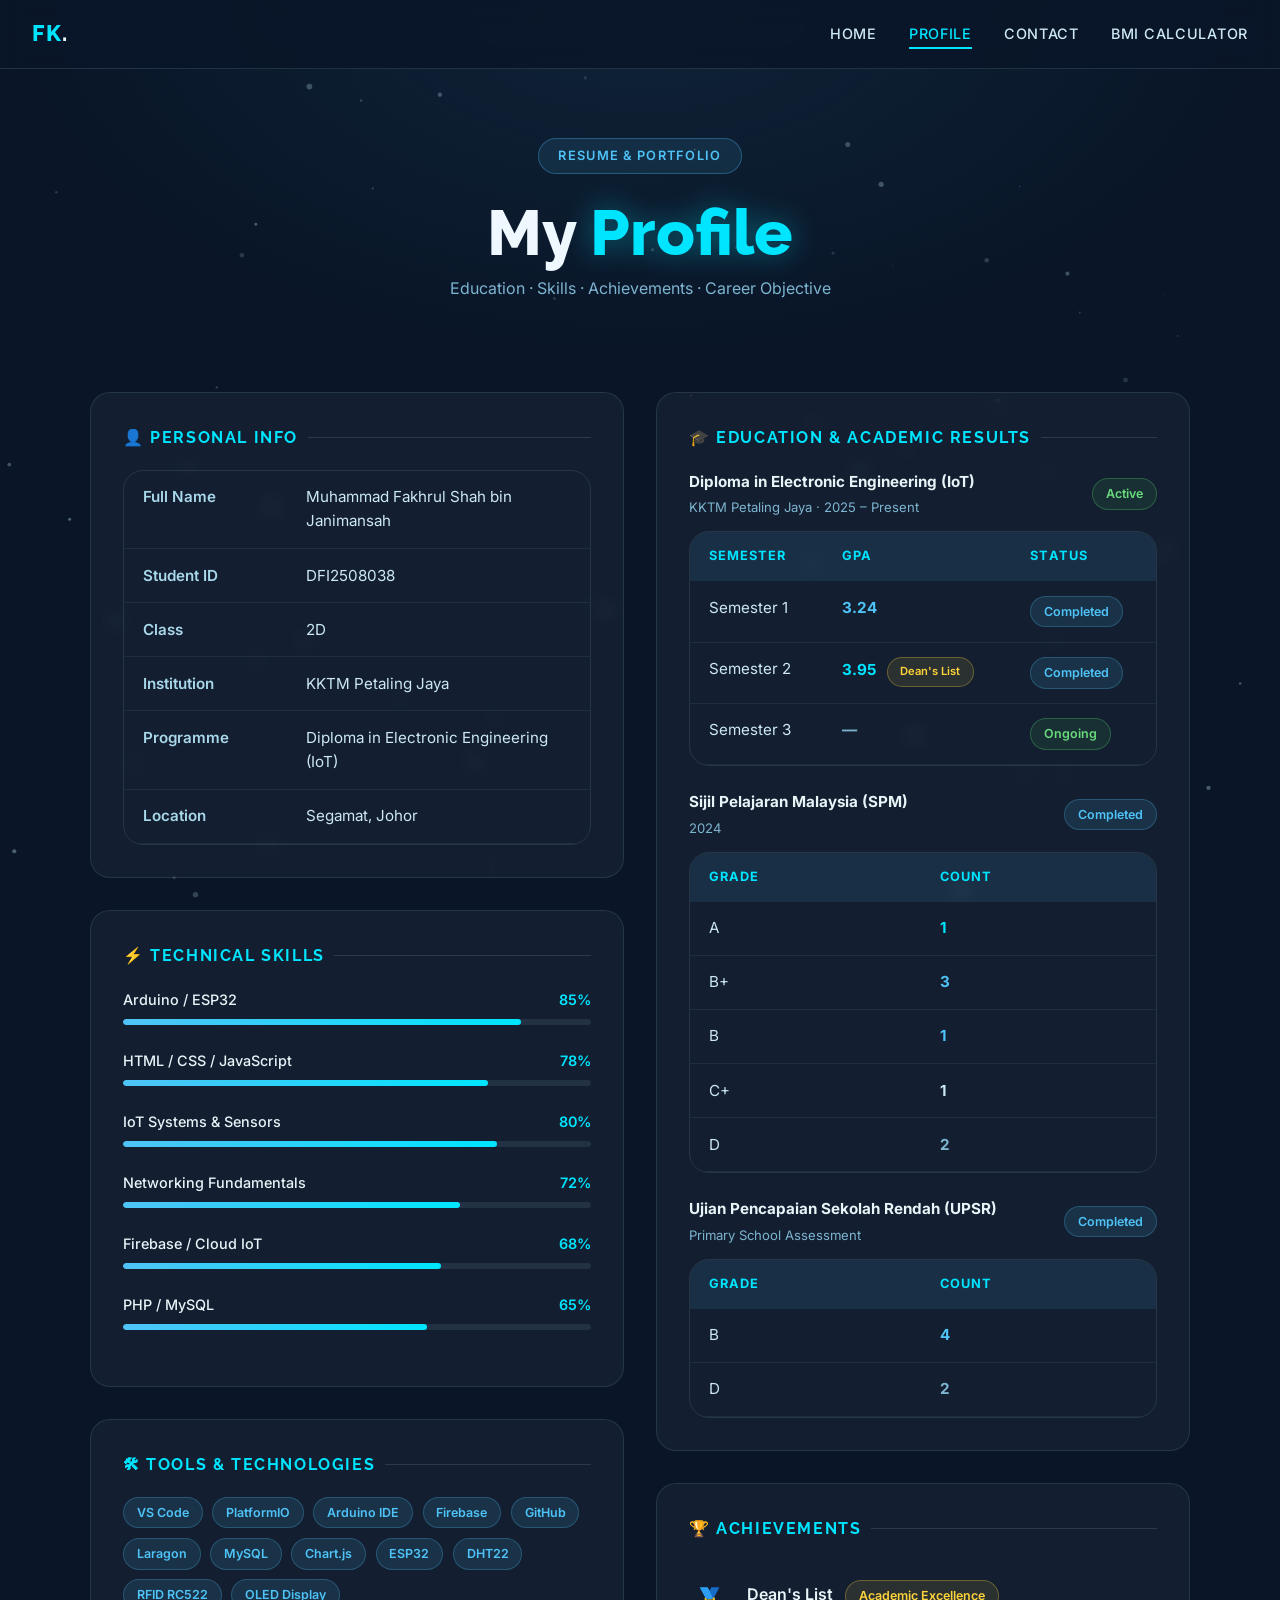
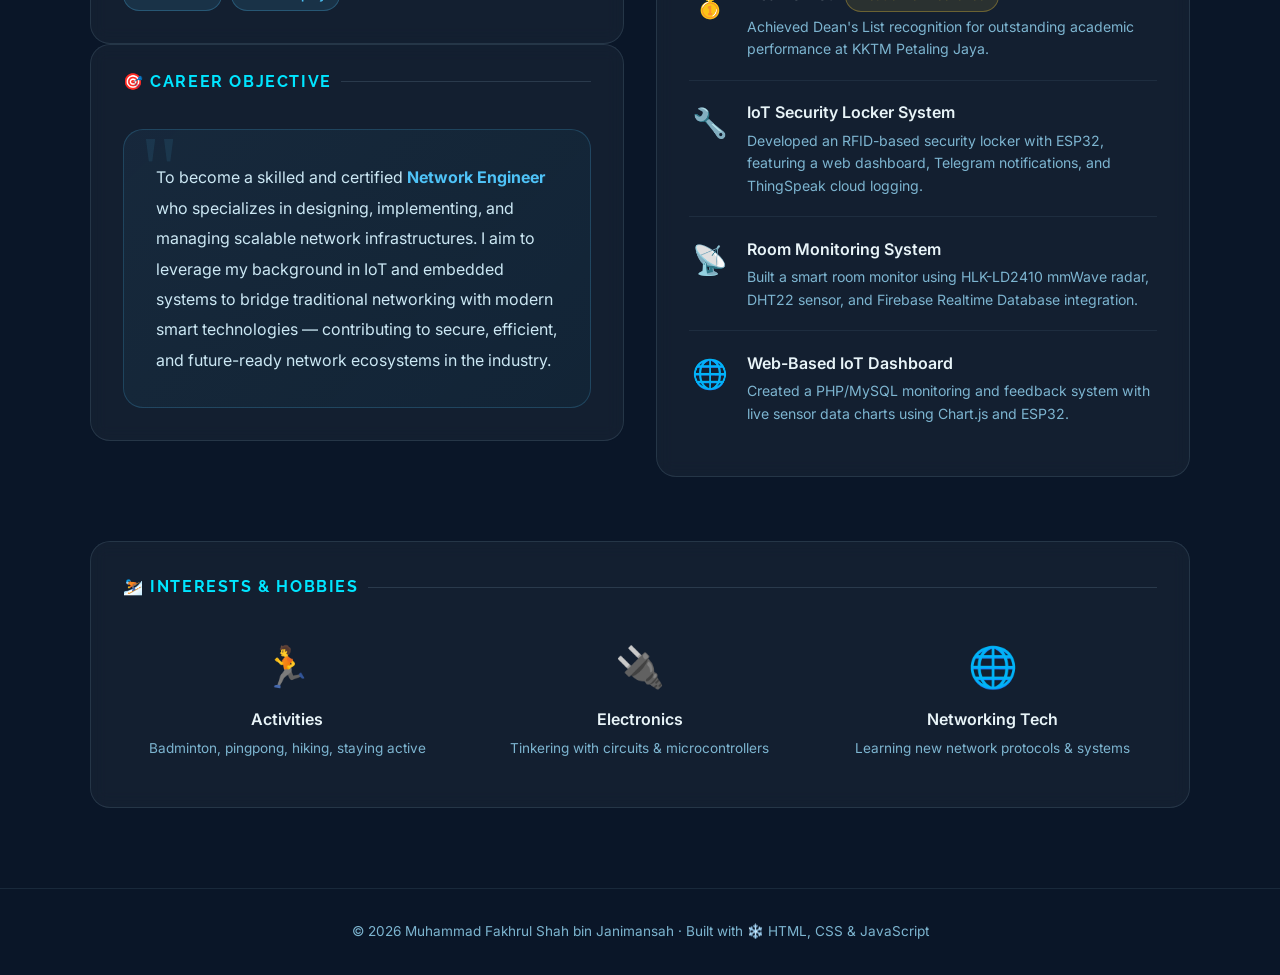
<file: profile.html>
<!DOCTYPE html>
<html lang="en">
<head>
  <meta charset="UTF-8" />
  <meta name="viewport" content="width=device-width, initial-scale=1.0" />
  <title>Profile | Fakhrul Shah</title>
  <link rel="stylesheet" href="css/style.css" />
  <style>
    .profile-section {
      margin-bottom: 2rem;
    }

    .profile-section-title {
      font-family: var(--font-display);
      font-size: 1rem;
      font-weight: 700;
      color: var(--accent);
      text-transform: uppercase;
      letter-spacing: 0.1em;
      margin-bottom: 1.2rem;
      display: flex;
      align-items: center;
      gap: 0.6rem;
    }

    .profile-section-title::after {
      content: '';
      flex: 1;
      height: 1px;
      background: rgba(168, 216, 234, 0.15);
    }

    .badge {
      display: inline-block;
      background: rgba(79, 195, 247, 0.12);
      border: 1px solid rgba(79, 195, 247, 0.25);
      color: var(--glacier);
      padding: 0.3rem 0.8rem;
      border-radius: 50px;
      font-size: 0.78rem;
      font-weight: 600;
    }

    .badge-success {
      background: rgba(81, 207, 102, 0.1);
      border-color: rgba(81, 207, 102, 0.3);
      color: #69db7c;
    }

    .badge-gold {
      background: rgba(255, 212, 59, 0.1);
      border-color: rgba(255, 212, 59, 0.3);
      color: #ffd43b;
    }

    .table-wrapper {
      overflow-x: auto;
      border-radius: var(--radius-lg);
      border: 1px solid rgba(168, 216, 234, 0.12);
    }

    .objective-box {
      background: linear-gradient(135deg, rgba(79,195,247,0.06), rgba(0,229,255,0.03));
      border: 1px solid rgba(79,195,247,0.2);
      border-radius: var(--radius-lg);
      padding: 2rem;
      position: relative;
      overflow: hidden;
    }

    .objective-box::before {
      content: '"';
      position: absolute;
      top: -0.5rem;
      left: 1rem;
      font-size: 6rem;
      font-family: Georgia, serif;
      color: rgba(79,195,247,0.1);
      line-height: 1;
    }

    .objective-box p {
      color: var(--text-light);
      line-height: 1.9;
      font-size: 1rem;
      position: relative;
      z-index: 1;
    }

    .achievement-item {
      display: flex;
      align-items: flex-start;
      gap: 1rem;
      padding: 1.2rem 0;
      border-bottom: 1px solid rgba(168, 216, 234, 0.08);
    }

    .achievement-item:last-child { border-bottom: none; }

    .achievement-icon {
      font-size: 1.8rem;
      min-width: 42px;
      text-align: center;
    }

    .achievement-text h4 {
      color: var(--frost);
      font-weight: 600;
      margin-bottom: 0.25rem;
    }

    .achievement-text p {
      color: var(--text-muted);
      font-size: 0.88rem;
    }
  </style>
</head>
<body>

  <canvas id="snow-canvas"></canvas>

  <nav class="navbar">
    <a href="index.html" class="nav-logo">FK<span>.</span></a>
    <button class="hamburger" aria-label="Menu">
      <span></span><span></span><span></span>
    </button>
    <ul class="nav-links">
      <li><a href="index.html">Home</a></li>
      <li><a href="profile.html" class="active">Profile</a></li>
      <li><a href="contact.html">Contact</a></li>
      <li><a href="game.html">BMI Calculator</a></li>
    </ul>
  </nav>

  <!-- PAGE HERO -->
  <div class="page-hero">
    <div class="hero-content">
      <div class="hero-badge">Resume & Portfolio</div>
      <h1 class="hero-title">My <span class="accent">Profile</span></h1>
      <p style="color:var(--text-muted); font-size:1rem; margin-top:0.5rem;">
        Education · Skills · Achievements · Career Objective
      </p>
    </div>
  </div>

  <!-- MAIN CONTENT -->
  <section class="section" style="padding-top: 2rem;">
    <div class="container">
      <div class="grid-2" style="gap: 2rem;">

        <!-- LEFT COLUMN -->
        <div>

          <!-- Personal Info -->
          <div class="card scroll-reveal" style="margin-bottom:2rem;">
            <div class="profile-section-title">👤 Personal Info</div>
            <div class="table-wrapper">
              <table class="resume-table">
                <tr>
                  <td class="label-col">Full Name</td>
                  <td>Muhammad Fakhrul Shah bin Janimansah</td>
                </tr>
                <tr>
                  <td class="label-col">Student ID</td>
                  <td>DFI2508038</td>
                </tr>
                <tr>
                  <td class="label-col">Class</td>
                  <td>2D</td>
                </tr>
                <tr>
                  <td class="label-col">Institution</td>
                  <td>KKTM Petaling Jaya</td>
                </tr>
                <tr>
                  <td class="label-col">Programme</td>
                  <td>Diploma in Electronic Engineering (IoT)</td>
                </tr>
                <tr>
                  <td class="label-col">Location</td>
                  <td>Segamat, Johor</td>
                </tr>
              </table>
            </div>
          </div>

          <!-- Technical Skills -->
          <div class="card scroll-reveal" style="margin-bottom:2rem;">
            <div class="profile-section-title">⚡ Technical Skills</div>
            <div class="skill-item">
              <div class="skill-header">
                <span class="skill-name">Arduino / ESP32</span>
                <span class="skill-percent">85%</span>
              </div>
              <div class="skill-bar"><div class="skill-fill" data-width="85%"></div></div>
            </div>
            <div class="skill-item">
              <div class="skill-header">
                <span class="skill-name">HTML / CSS / JavaScript</span>
                <span class="skill-percent">78%</span>
              </div>
              <div class="skill-bar"><div class="skill-fill" data-width="78%"></div></div>
            </div>
            <div class="skill-item">
              <div class="skill-header">
                <span class="skill-name">IoT Systems & Sensors</span>
                <span class="skill-percent">80%</span>
              </div>
              <div class="skill-bar"><div class="skill-fill" data-width="80%"></div></div>
            </div>
            <div class="skill-item">
              <div class="skill-header">
                <span class="skill-name">Networking Fundamentals</span>
                <span class="skill-percent">72%</span>
              </div>
              <div class="skill-bar"><div class="skill-fill" data-width="72%"></div></div>
            </div>
            <div class="skill-item">
              <div class="skill-header">
                <span class="skill-name">Firebase / Cloud IoT</span>
                <span class="skill-percent">68%</span>
              </div>
              <div class="skill-bar"><div class="skill-fill" data-width="68%"></div></div>
            </div>
            <div class="skill-item">
              <div class="skill-header">
                <span class="skill-name">PHP / MySQL</span>
                <span class="skill-percent">65%</span>
              </div>
              <div class="skill-bar"><div class="skill-fill" data-width="65%"></div></div>
            </div>
          </div>

          <!-- Tools & Tech -->
          <div class="card scroll-reveal">
            <div class="profile-section-title">🛠 Tools & Technologies</div>
            <div style="display:flex; flex-wrap:wrap; gap:0.6rem;">
              <span class="badge">VS Code</span>
              <span class="badge">PlatformIO</span>
              <span class="badge">Arduino IDE</span>
              <span class="badge">Firebase</span>
              <span class="badge">GitHub</span>
              <span class="badge">Laragon</span>
              <span class="badge">MySQL</span>
              <span class="badge">Chart.js</span>
              <span class="badge">ESP32</span>
              <span class="badge">DHT22</span>
              <span class="badge">RFID RC522</span>
              <span class="badge">OLED Display</span>
            </div>
          </div>

          <!-- Career Objective -->
          <div class="scroll-reveal">
            <div class="card" style="padding:0;">
              <div style="padding: 1.5rem 2rem 1rem;">
                <div class="profile-section-title">🎯 Career Objective</div>
              </div>
              <div style="padding: 0 2rem 2rem;">
                <div class="objective-box">
                  <p>
                    To become a skilled and certified <strong style="color:var(--glacier)">Network Engineer</strong> who 
                    specializes in designing, implementing, and managing scalable network infrastructures. 
                    I aim to leverage my background in IoT and embedded systems to bridge traditional 
                    networking with modern smart technologies — contributing to secure, efficient, and 
                    future-ready network ecosystems in the industry.
                  </p>
                </div>
              </div>
            </div>
          </div>

        </div>

        <!-- RIGHT COLUMN -->
        <div>

          <!-- Education -->
          <div class="card scroll-reveal" style="margin-bottom:2rem;">
            <div class="profile-section-title">🎓 Education & Academic Results</div>

            <!-- Diploma KKTM -->
            <div style="margin-bottom:1.5rem;">
              <div style="display:flex; justify-content:space-between; align-items:center; margin-bottom:0.8rem;">
                <div>
                  <div style="color:var(--frost); font-weight:700; font-size:0.95rem;">Diploma in Electronic Engineering (IoT)</div>
                  <div style="color:var(--text-muted); font-size:0.82rem; margin-top:0.2rem;">KKTM Petaling Jaya · 2025 – Present</div>
                </div>
                <span class="badge badge-success">Active</span>
              </div>
              <div class="table-wrapper">
                <table class="resume-table">
                  <thead>
                    <tr>
                      <th>Semester</th>
                      <th>GPA</th>
                      <th>Status</th>
                    </tr>
                  </thead>
                  <tbody>
                    <tr>
                      <td>Semester 1</td>
                      <td><strong style="color:var(--glacier);">3.24</strong></td>
                      <td><span class="badge">Completed</span></td>
                    </tr>
                    <tr>
                      <td>Semester 2</td>
                      <td><strong style="color:var(--accent);">3.95</strong> <span class="badge badge-gold" style="margin-left:0.4rem; font-size:0.7rem;">Dean's List</span></td>
                      <td><span class="badge">Completed</span></td>
                    </tr>
                    <tr>
                      <td>Semester 3</td>
                      <td><strong style="color:var(--text-muted);">—</strong></td>
                      <td><span class="badge badge-success">Ongoing</span></td>
                    </tr>
                  </tbody>
                </table>
              </div>
            </div>

            <!-- SPM -->
            <div style="margin-bottom:1.5rem;">
              <div style="display:flex; justify-content:space-between; align-items:center; margin-bottom:0.8rem;">
                <div>
                  <div style="color:var(--frost); font-weight:700; font-size:0.95rem;">Sijil Pelajaran Malaysia (SPM)</div>
                  <div style="color:var(--text-muted); font-size:0.82rem; margin-top:0.2rem;">2024</div>
                </div>
                <span class="badge">Completed</span>
              </div>
              <div class="table-wrapper">
                <table class="resume-table">
                  <thead>
                    <tr>
                      <th>Grade</th>
                      <th>Count</th>
                    </tr>
                  </thead>
                  <tbody>
                    <tr><td>A</td><td><strong style="color:var(--accent);">1</strong></td></tr>
                    <tr><td>B+</td><td><strong style="color:var(--glacier);">3</strong></td></tr>
                    <tr><td>B</td><td><strong style="color:var(--glacier);">1</strong></td></tr>
                    <tr><td>C+</td><td><strong style="color:var(--text-light);">1</strong></td></tr>
                    <tr><td>D</td><td><strong style="color:var(--text-muted);">2</strong></td></tr>
                  </tbody>
                </table>
              </div>
            </div>

            <!-- UPSR -->
            <div>
              <div style="display:flex; justify-content:space-between; align-items:center; margin-bottom:0.8rem;">
                <div>
                  <div style="color:var(--frost); font-weight:700; font-size:0.95rem;">Ujian Pencapaian Sekolah Rendah (UPSR)</div>
                  <div style="color:var(--text-muted); font-size:0.82rem; margin-top:0.2rem;">Primary School Assessment</div>
                </div>
                <span class="badge">Completed</span>
              </div>
              <div class="table-wrapper">
                <table class="resume-table">
                  <thead>
                    <tr>
                      <th>Grade</th>
                      <th>Count</th>
                    </tr>
                  </thead>
                  <tbody>
                    <tr><td>B</td><td><strong style="color:var(--glacier);">4</strong></td></tr>
                    <tr><td>D</td><td><strong style="color:var(--text-muted);">2</strong></td></tr>
                  </tbody>
                </table>
              </div>
            </div>
          </div>

          <!-- Achievements -->
          <div class="card scroll-reveal" style="margin-bottom:2rem;">
            <div class="profile-section-title">🏆 Achievements</div>
            <div class="achievement-item">
              <div class="achievement-icon">🥇</div>
              <div class="achievement-text">
                <h4>Dean's List <span class="badge badge-gold" style="margin-left:0.5rem;">Academic Excellence</span></h4>
                <p>Achieved Dean's List recognition for outstanding academic performance at KKTM Petaling Jaya.</p>
              </div>
            </div>
            <div class="achievement-item">
              <div class="achievement-icon">🔧</div>
              <div class="achievement-text">
                <h4>IoT Security Locker System</h4>
                <p>Developed an RFID-based security locker with ESP32, featuring a web dashboard, Telegram notifications, and ThingSpeak cloud logging.</p>
              </div>
            </div>
            <div class="achievement-item">
              <div class="achievement-icon">📡</div>
              <div class="achievement-text">
                <h4>Room Monitoring System</h4>
                <p>Built a smart room monitor using HLK-LD2410 mmWave radar, DHT22 sensor, and Firebase Realtime Database integration.</p>
              </div>
            </div>
            <div class="achievement-item">
              <div class="achievement-icon">🌐</div>
              <div class="achievement-text">
                <h4>Web-Based IoT Dashboard</h4>
                <p>Created a PHP/MySQL monitoring and feedback system with live sensor data charts using Chart.js and ESP32.</p>
              </div>
            </div>
          </div>

        </div>
      </div>

      <!-- Interests -->
      <div class="card scroll-reveal" style="margin-top:2rem;">
        <div class="profile-section-title">⛷️ Interests & Hobbies</div>
        <div class="grid-3" style="margin-top:0.5rem;">
          <div style="text-align:center; padding:1rem;">
            <div style="font-size:2.5rem; margin-bottom:0.5rem;">🏃</div>
            <div style="color:var(--frost); font-weight:600; margin-bottom:0.3rem;">Activities</div>
            <div style="color:var(--text-muted); font-size:0.85rem;">Badminton, pingpong, hiking, staying active</div>
          </div>
          <div style="text-align:center; padding:1rem;">
            <div style="font-size:2.5rem; margin-bottom:0.5rem;">🔌</div>
            <div style="color:var(--frost); font-weight:600; margin-bottom:0.3rem;">Electronics</div>
            <div style="color:var(--text-muted); font-size:0.85rem;">Tinkering with circuits & microcontrollers</div>
          </div>
          <div style="text-align:center; padding:1rem;">
            <div style="font-size:2.5rem; margin-bottom:0.5rem;">🌐</div>
            <div style="color:var(--frost); font-weight:600; margin-bottom:0.3rem;">Networking Tech</div>
            <div style="color:var(--text-muted); font-size:0.85rem;">Learning new network protocols & systems</div>
          </div>
        </div>
      </div>

    </div>
  </section>

  <footer>
    <p>© 2026 Muhammad Fakhrul Shah bin Janimansah · Built with ❄️ HTML, CSS & JavaScript</p>
  </footer>

  <script src="js/main.js"></script>
</body>
</html>
</file>
<file: css/style.css>
@import url('https://fonts.googleapis.com/css2?family=Raleway:wght@300;400;600;700;800&family=Inter:wght@300;400;500;600&display=swap');

/* ===== CSS VARIABLES - ARCTIC THEME ===== */
:root {
  --deep-navy: #0a1628;
  --dark-blue: #0d2137;
  --mid-blue: #1a3a5c;
  --ice-blue: #a8d8ea;
  --glacier: #4fc3f7;
  --frost: #e8f4f8;
  --snow: #f0f8ff;
  --white: #ffffff;
  --text-light: #cce8f4;
  --text-muted: #7db5d0;
  --accent: #00e5ff;
  --accent-glow: rgba(0, 229, 255, 0.3);

  --font-display: 'Raleway', sans-serif;
  --font-body: 'Inter', sans-serif;

  --radius: 12px;
  --radius-lg: 20px;
  --transition: all 0.3s ease;
  --shadow: 0 8px 32px rgba(0, 0, 0, 0.3);
  --shadow-glow: 0 0 20px rgba(79, 195, 247, 0.2);
}

/* ===== RESET ===== */
*, *::before, *::after {
  margin: 0;
  padding: 0;
  box-sizing: border-box;
}

html {
  scroll-behavior: smooth;
}

body {
  font-family: var(--font-body);
  background-color: var(--deep-navy);
  color: var(--frost);
  line-height: 1.6;
  overflow-x: hidden;
}

/* ===== SNOW PARTICLES ===== */
#snow-canvas {
  position: fixed;
  top: 0;
  left: 0;
  width: 100%;
  height: 100%;
  pointer-events: none;
  z-index: 0;
  opacity: 0.5;
}

/* ===== NAVBAR ===== */
.navbar {
  position: fixed;
  top: 0;
  width: 100%;
  z-index: 1000;
  padding: 1rem 2rem;
  background: rgba(10, 22, 40, 0.85);
  backdrop-filter: blur(12px);
  -webkit-backdrop-filter: blur(12px);
  border-bottom: 1px solid rgba(168, 216, 234, 0.15);
  display: flex;
  justify-content: space-between;
  align-items: center;
  transition: var(--transition);
}

.navbar.scrolled {
  padding: 0.7rem 2rem;
  background: rgba(10, 22, 40, 0.97);
}

.nav-logo {
  font-family: var(--font-display);
  font-size: 1.4rem;
  font-weight: 800;
  color: var(--accent);
  text-decoration: none;
  letter-spacing: 0.05em;
}

.nav-logo span {
  color: var(--frost);
}

.nav-links {
  display: flex;
  list-style: none;
  gap: 2rem;
  align-items: center;
}

.nav-links a {
  color: var(--text-light);
  text-decoration: none;
  font-family: var(--font-body);
  font-size: 0.9rem;
  font-weight: 500;
  letter-spacing: 0.05em;
  text-transform: uppercase;
  padding: 0.4rem 0;
  position: relative;
  transition: var(--transition);
}

.nav-links a::after {
  content: '';
  position: absolute;
  bottom: 0;
  left: 0;
  width: 0;
  height: 2px;
  background: var(--accent);
  transition: var(--transition);
}

.nav-links a:hover,
.nav-links a.active {
  color: var(--accent);
}

.nav-links a:hover::after,
.nav-links a.active::after {
  width: 100%;
}

/* Hamburger */
.hamburger {
  display: none;
  flex-direction: column;
  gap: 5px;
  cursor: pointer;
  padding: 4px;
  background: none;
  border: none;
}

.hamburger span {
  display: block;
  width: 24px;
  height: 2px;
  background: var(--ice-blue);
  border-radius: 2px;
  transition: var(--transition);
}

.hamburger.open span:nth-child(1) { transform: translateY(7px) rotate(45deg); }
.hamburger.open span:nth-child(2) { opacity: 0; }
.hamburger.open span:nth-child(3) { transform: translateY(-7px) rotate(-45deg); }

/* ===== HERO / PAGE HEADER ===== */
.hero {
  min-height: 100vh;
  display: flex;
  align-items: center;
  justify-content: center;
  position: relative;
  z-index: 1;
  padding: 6rem 2rem 3rem;
  text-align: center;
  background: radial-gradient(ellipse at top, rgba(79, 195, 247, 0.08) 0%, transparent 70%);
}

.page-hero {
  min-height: 40vh;
  display: flex;
  align-items: center;
  justify-content: center;
  position: relative;
  z-index: 1;
  padding: 8rem 2rem 3rem;
  text-align: center;
  background: radial-gradient(ellipse at top, rgba(79, 195, 247, 0.08) 0%, transparent 70%);
}

.hero-content {
  max-width: 750px;
  position: relative;
  z-index: 2;
}

.hero-badge {
  display: inline-block;
  background: rgba(79, 195, 247, 0.1);
  border: 1px solid rgba(79, 195, 247, 0.3);
  color: var(--glacier);
  padding: 0.4rem 1.2rem;
  border-radius: 50px;
  font-size: 0.8rem;
  font-weight: 600;
  letter-spacing: 0.1em;
  text-transform: uppercase;
  margin-bottom: 1.5rem;
  animation: fadeInDown 0.6s ease;
}

.hero-title {
  font-family: var(--font-display);
  font-size: clamp(2.2rem, 6vw, 4rem);
  font-weight: 800;
  line-height: 1.1;
  margin-bottom: 0.5rem;
  color: var(--snow);
  animation: fadeInUp 0.7s ease 0.1s both;
}

.hero-title .accent {
  color: var(--accent);
  text-shadow: 0 0 30px rgba(0, 229, 255, 0.4);
}

.hero-subtitle {
  font-family: var(--font-display);
  font-size: clamp(1rem, 3vw, 1.4rem);
  font-weight: 300;
  color: var(--ice-blue);
  margin-bottom: 1.5rem;
  letter-spacing: 0.05em;
  animation: fadeInUp 0.7s ease 0.2s both;
}

.hero-description {
  font-size: 1rem;
  color: var(--text-muted);
  max-width: 540px;
  margin: 0 auto 2.5rem;
  line-height: 1.8;
  animation: fadeInUp 0.7s ease 0.3s both;
}

.hero-buttons {
  display: flex;
  gap: 1rem;
  justify-content: center;
  flex-wrap: wrap;
  animation: fadeInUp 0.7s ease 0.4s both;
}

.hero-profile-img {
  width: 160px;
  height: 160px;
  border-radius: 50%;
  object-fit: cover;
  border: 3px solid var(--glacier);
  box-shadow: 0 0 30px rgba(79, 195, 247, 0.3);
  margin-bottom: 2rem;
  animation: fadeInDown 0.7s ease;
}

.hero-profile-placeholder {
  width: 160px;
  height: 160px;
  border-radius: 50%;
  background: linear-gradient(135deg, var(--mid-blue), var(--glacier));
  display: flex;
  align-items: center;
  justify-content: center;
  font-size: 3.5rem;
  margin: 0 auto 2rem;
  border: 3px solid var(--glacier);
  box-shadow: 0 0 30px rgba(79, 195, 247, 0.3);
  animation: fadeInDown 0.7s ease;
}

/* ===== BUTTONS ===== */
.btn {
  display: inline-flex;
  align-items: center;
  gap: 0.5rem;
  padding: 0.8rem 2rem;
  border-radius: 50px;
  font-family: var(--font-body);
  font-weight: 600;
  font-size: 0.9rem;
  text-decoration: none;
  cursor: pointer;
  border: none;
  transition: var(--transition);
  letter-spacing: 0.03em;
}

.btn-primary {
  background: linear-gradient(135deg, var(--glacier), var(--accent));
  color: var(--deep-navy);
  box-shadow: 0 4px 15px rgba(0, 229, 255, 0.3);
}

.btn-primary:hover {
  transform: translateY(-2px);
  box-shadow: 0 8px 25px rgba(0, 229, 255, 0.4);
}

.btn-outline {
  background: transparent;
  color: var(--ice-blue);
  border: 1.5px solid rgba(168, 216, 234, 0.4);
}

.btn-outline:hover {
  background: rgba(168, 216, 234, 0.1);
  border-color: var(--glacier);
  color: var(--glacier);
  transform: translateY(-2px);
}

/* ===== SECTIONS ===== */
.section {
  padding: 5rem 2rem;
  position: relative;
  z-index: 1;
}

.section-header {
  text-align: center;
  margin-bottom: 3.5rem;
}

.section-eyebrow {
  display: inline-block;
  font-size: 0.75rem;
  font-weight: 700;
  letter-spacing: 0.15em;
  text-transform: uppercase;
  color: var(--accent);
  margin-bottom: 0.8rem;
}

.section-title {
  font-family: var(--font-display);
  font-size: clamp(1.8rem, 4vw, 2.6rem);
  font-weight: 700;
  color: var(--snow);
  margin-bottom: 1rem;
}

.section-divider {
  width: 50px;
  height: 3px;
  background: linear-gradient(90deg, var(--glacier), var(--accent));
  margin: 0 auto;
  border-radius: 2px;
}

.container {
  max-width: 1100px;
  margin: 0 auto;
}

/* ===== CARDS ===== */
.card {
  background: rgba(255, 255, 255, 0.04);
  border: 1px solid rgba(168, 216, 234, 0.12);
  border-radius: var(--radius-lg);
  padding: 2rem;
  transition: var(--transition);
  backdrop-filter: blur(8px);
}

.card:hover {
  background: rgba(255, 255, 255, 0.07);
  border-color: rgba(79, 195, 247, 0.3);
  transform: translateY(-4px);
  box-shadow: var(--shadow-glow);
}

/* ===== SKILL BARS ===== */
.skill-item {
  margin-bottom: 1.5rem;
}

.skill-header {
  display: flex;
  justify-content: space-between;
  margin-bottom: 0.5rem;
  font-size: 0.9rem;
}

.skill-name { color: var(--frost); font-weight: 500; }
.skill-percent { color: var(--accent); font-weight: 600; }

.skill-bar {
  height: 6px;
  background: rgba(168, 216, 234, 0.1);
  border-radius: 10px;
  overflow: hidden;
}

.skill-fill {
  height: 100%;
  background: linear-gradient(90deg, var(--glacier), var(--accent));
  border-radius: 10px;
  width: 0;
  transition: width 1.2s ease;
}

/* ===== GRID LAYOUTS ===== */
.grid-2 {
  display: grid;
  grid-template-columns: repeat(auto-fit, minmax(280px, 1fr));
  gap: 1.5rem;
}

.grid-3 {
  display: grid;
  grid-template-columns: repeat(auto-fit, minmax(220px, 1fr));
  gap: 1.5rem;
}

/* ===== FORM STYLES ===== */
.form-wrapper {
  max-width: 600px;
  margin: 0 auto;
}

.form-group {
  margin-bottom: 1.5rem;
}

.form-group label {
  display: block;
  font-size: 0.85rem;
  font-weight: 600;
  color: var(--ice-blue);
  margin-bottom: 0.5rem;
  letter-spacing: 0.05em;
  text-transform: uppercase;
}

.form-group label .required {
  color: var(--accent);
  margin-left: 2px;
}

.form-control {
  width: 100%;
  padding: 0.85rem 1.2rem;
  background: rgba(255, 255, 255, 0.05);
  border: 1.5px solid rgba(168, 216, 234, 0.2);
  border-radius: var(--radius);
  color: var(--frost);
  font-family: var(--font-body);
  font-size: 0.95rem;
  transition: var(--transition);
  outline: none;
}

.form-control:focus {
  border-color: var(--glacier);
  background: rgba(79, 195, 247, 0.05);
  box-shadow: 0 0 0 3px rgba(79, 195, 247, 0.1);
}

.form-control::placeholder { color: var(--text-muted); }

.form-control.error {
  border-color: #ff6b6b;
  box-shadow: 0 0 0 3px rgba(255, 107, 107, 0.1);
}

.form-control.success {
  border-color: #51cf66;
  box-shadow: 0 0 0 3px rgba(81, 207, 102, 0.1);
}

.error-msg {
  color: #ff6b6b;
  font-size: 0.8rem;
  margin-top: 0.4rem;
  display: none;
}

.error-msg.show { display: block; }

select.form-control option { background: var(--dark-blue); }

.radio-group, .checkbox-group {
  display: flex;
  gap: 1.5rem;
  flex-wrap: wrap;
}

.radio-label, .checkbox-label {
  display: flex;
  align-items: center;
  gap: 0.5rem;
  cursor: pointer;
  color: var(--frost);
  font-size: 0.95rem;
}

.radio-label input, .checkbox-label input {
  accent-color: var(--accent);
  width: 16px;
  height: 16px;
}

/* ===== TABLE (Profile/Resume) ===== */
.resume-table {
  width: 100%;
  border-collapse: collapse;
  font-size: 0.95rem;
}

.resume-table th {
  background: rgba(79, 195, 247, 0.1);
  color: var(--accent);
  padding: 0.9rem 1.2rem;
  text-align: left;
  font-size: 0.8rem;
  letter-spacing: 0.08em;
  text-transform: uppercase;
  font-weight: 700;
}

.resume-table td {
  padding: 0.9rem 1.2rem;
  border-bottom: 1px solid rgba(168, 216, 234, 0.08);
  color: var(--text-light);
  vertical-align: top;
}

.resume-table tr:hover td {
  background: rgba(255, 255, 255, 0.03);
}

.resume-table .label-col {
  color: var(--ice-blue);
  font-weight: 600;
  white-space: nowrap;
  width: 35%;
}

/* ===== BMI CALCULATOR ===== */
.bmi-wrapper {
  max-width: 520px;
  margin: 0 auto;
}

.bmi-result-box {
  display: none;
  text-align: center;
  padding: 2rem;
  border-radius: var(--radius-lg);
  border: 1px solid rgba(168, 216, 234, 0.2);
  margin-top: 2rem;
  animation: fadeInUp 0.4s ease;
}

.bmi-number {
  font-family: var(--font-display);
  font-size: 4rem;
  font-weight: 800;
  line-height: 1;
  margin-bottom: 0.5rem;
}

.bmi-category {
  font-size: 1.2rem;
  font-weight: 600;
  margin-bottom: 0.5rem;
}

.bmi-info {
  font-size: 0.9rem;
  color: var(--text-muted);
}

.bmi-scale {
  display: flex;
  height: 10px;
  border-radius: 10px;
  overflow: hidden;
  margin: 1.5rem 0 0.5rem;
}

.bmi-scale-segment {
  flex: 1;
}

.bmi-labels {
  display: flex;
  justify-content: space-between;
  font-size: 0.7rem;
  color: var(--text-muted);
}

/* ===== INPUT TOGGLE (kg/lbs) ===== */
.unit-toggle {
  display: flex;
  gap: 0.5rem;
  margin-bottom: 1.5rem;
}

.unit-btn {
  padding: 0.5rem 1.2rem;
  border-radius: 50px;
  border: 1.5px solid rgba(168, 216, 234, 0.2);
  background: transparent;
  color: var(--text-muted);
  font-family: var(--font-body);
  font-size: 0.85rem;
  cursor: pointer;
  transition: var(--transition);
}

.unit-btn.active {
  background: rgba(79, 195, 247, 0.15);
  border-color: var(--glacier);
  color: var(--glacier);
}

/* ===== FOOTER ===== */
footer {
  position: relative;
  z-index: 1;
  text-align: center;
  padding: 2rem;
  border-top: 1px solid rgba(168, 216, 234, 0.1);
  color: var(--text-muted);
  font-size: 0.85rem;
}

footer a {
  color: var(--glacier);
  text-decoration: none;
}

/* ===== ANIMATIONS ===== */
@keyframes fadeInDown {
  from { opacity: 0; transform: translateY(-20px); }
  to { opacity: 1; transform: translateY(0); }
}

@keyframes fadeInUp {
  from { opacity: 0; transform: translateY(20px); }
  to { opacity: 1; transform: translateY(0); }
}

@keyframes pulse-glow {
  0%, 100% { box-shadow: 0 0 15px rgba(0, 229, 255, 0.2); }
  50% { box-shadow: 0 0 30px rgba(0, 229, 255, 0.5); }
}

.scroll-reveal {
  opacity: 0;
  transform: translateY(30px);
  transition: opacity 0.6s ease, transform 0.6s ease;
}

.scroll-reveal.visible {
  opacity: 1;
  transform: translateY(0);
}

/* ===== RESPONSIVE ===== */
@media (max-width: 768px) {
  .nav-links {
    display: none;
    position: fixed;
    top: 0;
    left: 0;
    width: 100%;
    height: 100vh;
    background: rgba(10, 22, 40, 0.98);
    flex-direction: column;
    justify-content: center;
    align-items: center;
    gap: 2.5rem;
    z-index: 999;
  }

  .nav-links.open { display: flex; }
  .nav-links a { font-size: 1.1rem; }
  .hamburger { display: flex; z-index: 1001; }

  .hero { padding: 5rem 1.5rem 3rem; }
  .section { padding: 3.5rem 1.5rem; }

  .hero-buttons { flex-direction: column; align-items: center; }
  .btn { width: 100%; max-width: 280px; justify-content: center; }

  .resume-table { font-size: 0.85rem; }
  .resume-table th, .resume-table td { padding: 0.7rem 0.9rem; }

  .bmi-number { font-size: 3rem; }
}

@media (max-width: 480px) {
  .nav-logo { font-size: 1.1rem; }
  .hero-profile-placeholder, .hero-profile-img { width: 120px; height: 120px; font-size: 2.5rem; }
  .card { padding: 1.5rem; }
}
</file>
